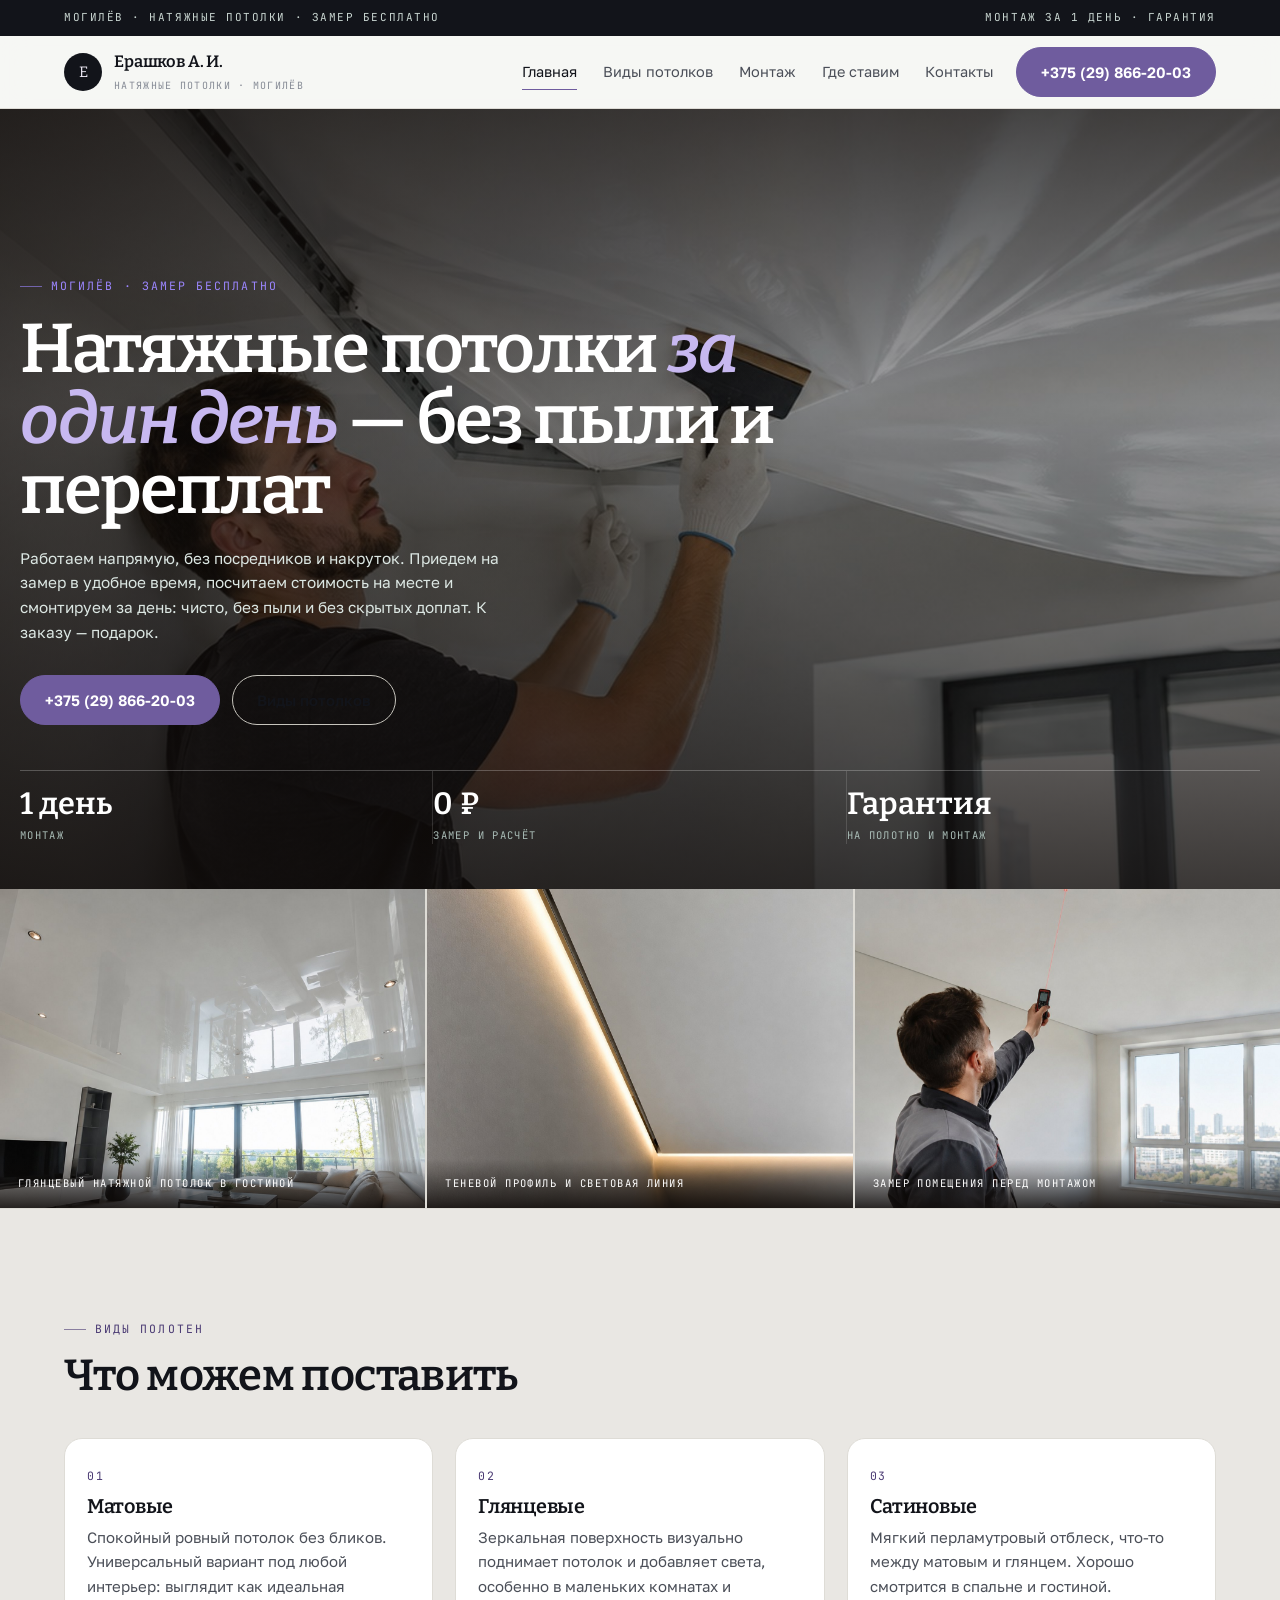
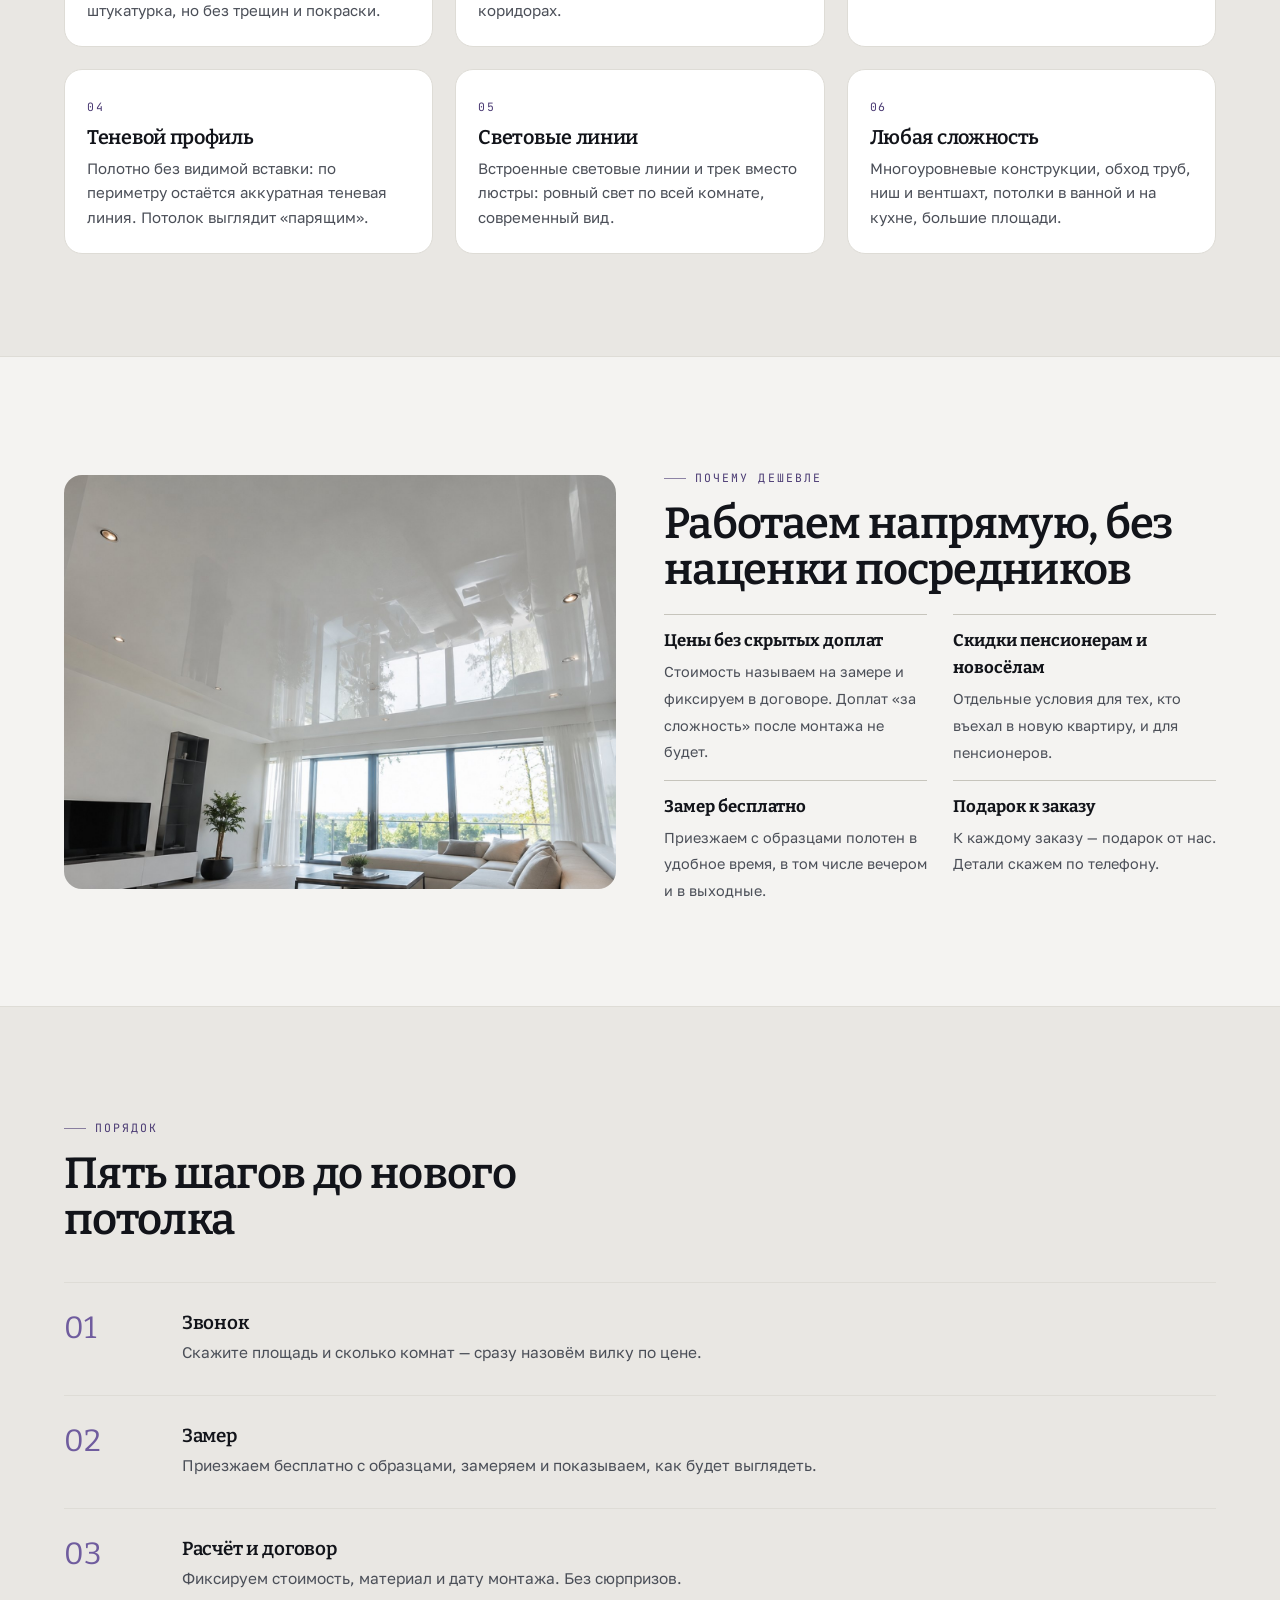
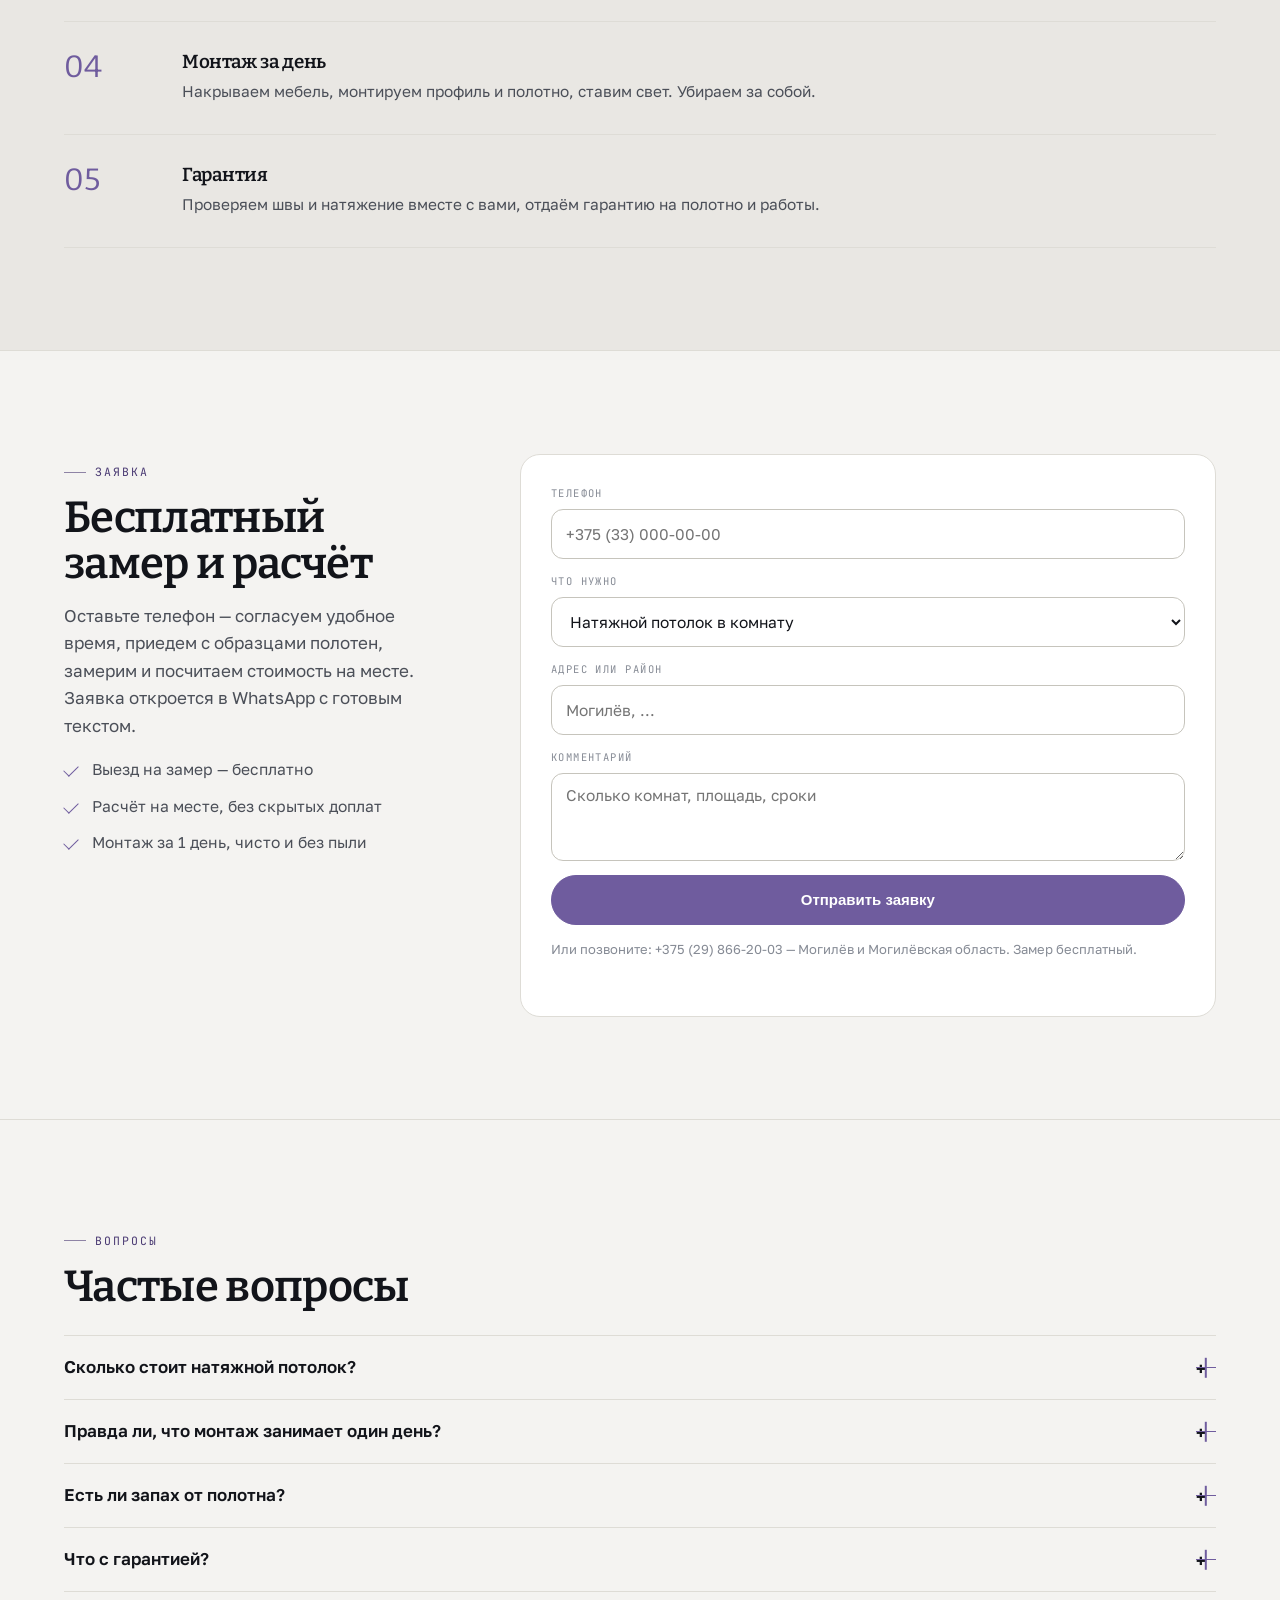
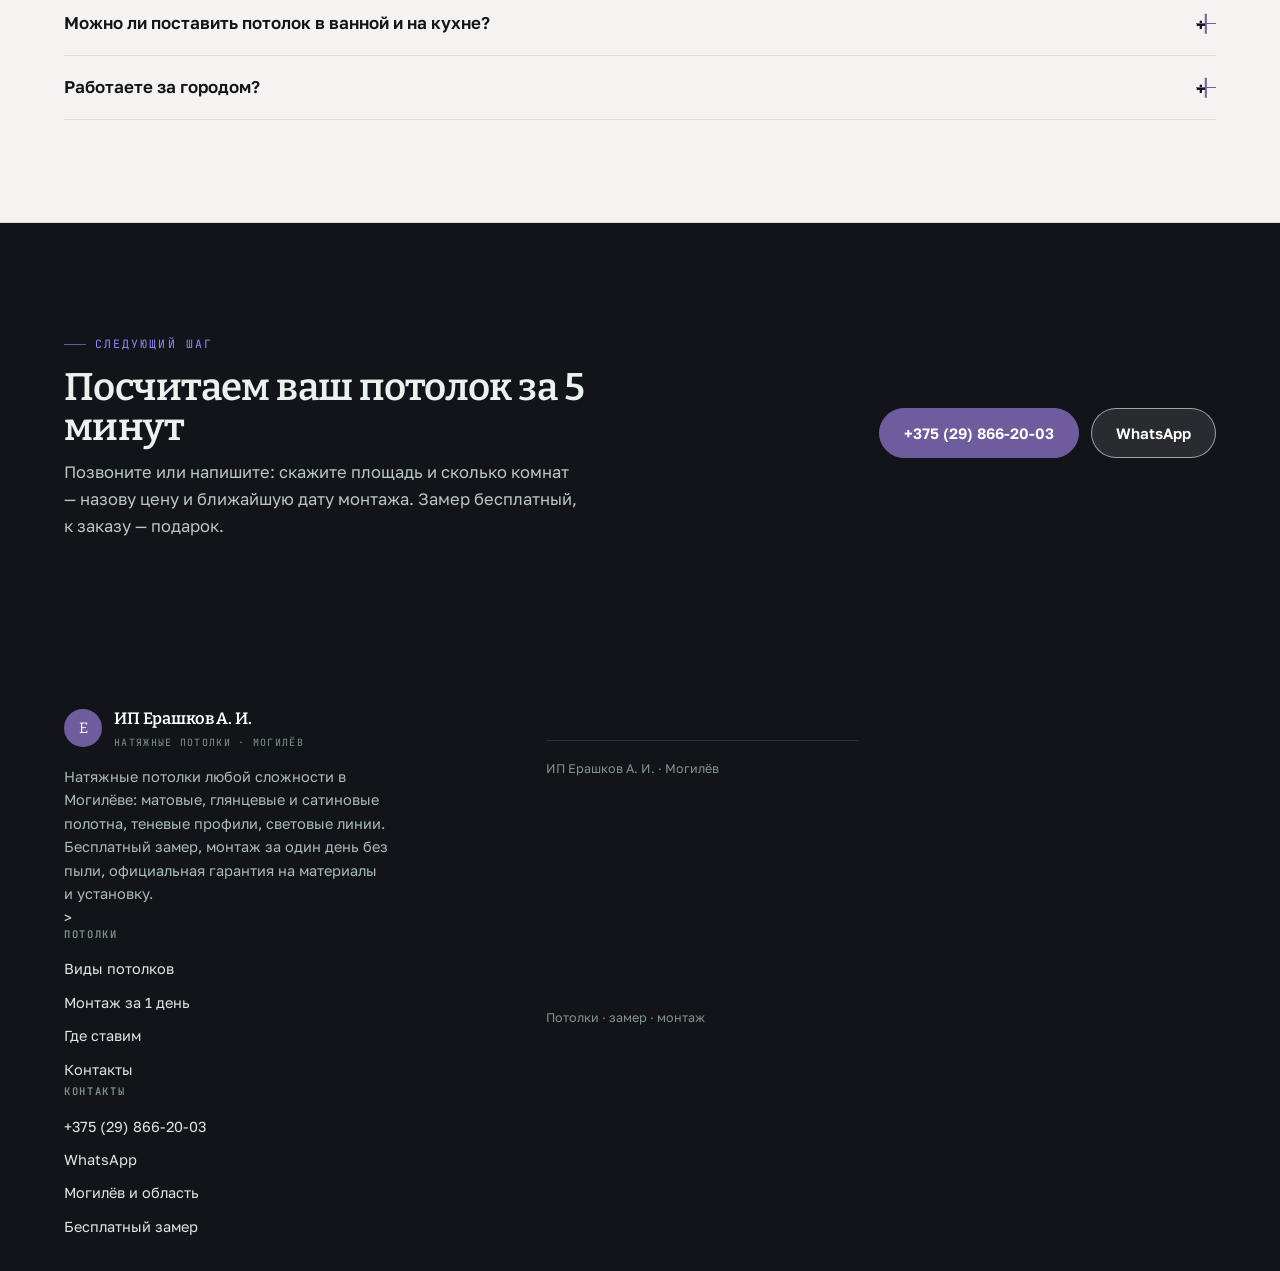
<file: index.html>
<!doctype html>
<html lang="ru">
<head>
<meta charset="utf-8">
<meta name="viewport" content="width=device-width,initial-scale=1">
<title>Натяжные потолки в Могилёве — монтаж за 1 день | ИП Ерашков</title>
<meta name="description" content="Натяжные потолки любой сложности в Могилёве: матовые, глянцевые, сатиновые полотна, теневые профили, световые линии. Бесплатный замер, монтаж за один день, гарантия, подарок к заказу.">
<link rel="icon" href="assets/img/favicon.svg" type="image/svg+xml">
<link rel="preconnect" href="https://fonts.googleapis.com">
<link rel="preconnect" href="https://fonts.gstatic.com" crossorigin>
<link href="https://fonts.googleapis.com/css2?family=Bitter:wght@400;500;600;700&family=Golos+Text:wght@400;500;600;700&family=JetBrains+Mono:wght@400;500&display=swap" rel="stylesheet">
<link rel="stylesheet" href="assets/css/site.css">
</head>
<body>
<div class="topline"><div class="wrap"><span>Могилёв · натяжные потолки · замер бесплатно</span><span>Монтаж за 1 день · гарантия</span></div></div>
<header class="hdr"><div class="wrap hdr__in">
  <a class="logo" href="index.html"><i>Е</i><span><b>Ерашков А. И.</b><span>натяжные потолки · Могилёв</span></span></a>
  <nav class="nav"><a href="index.html" aria-current="page">Главная</a><a href="vidy.html">Виды потолков</a><a href="montazh.html">Монтаж</a><a href="pomeshcheniya.html">Где ставим</a><a href="kontakty.html">Контакты</a></nav>
  <a class="btn" href="tel:+375298662003">+375 (29) 866-20-03</a>
  <button class="burger" id="burger" aria-label="Меню"><span></span></button>
</div></header>
<div class="drawer" id="drawer"><button class="drawer__x" aria-label="Закрыть">×</button><a href="index.html">Главная</a><a href="vidy.html">Виды потолков</a><a href="montazh.html">Монтаж</a><a href="pomeshcheniya.html">Где ставим</a><a href="kontakty.html">Контакты</a><a href="tel:+375298662003">+375 (29) 866-20-03</a></div>

<section class="hero">
<div class="hero__media"><img src="assets/img/hero.jpg" alt="Монтаж натяжного потолка в квартире" width="1600" height="1000" fetchpriority="high"></div>
<div class="wrap hero__in">
<span class="kicker">Могилёв · замер бесплатно</span>
<h1>Натяжные потолки <em>за один день</em> — без пыли и переплат</h1>
<p class="hero__lead">Работаем напрямую, без посредников и накруток. Приедем на замер в удобное время, посчитаем стоимость на месте и смонтируем за день: чисто, без пыли и без скрытых доплат. К заказу — подарок.</p>
<div class="hero__btns"><a class="btn" href="tel:+375298662003">+375 (29) 866-20-03</a><a class="btn btn--line" href="vidy.html">Виды потолков</a></div>
<div class="hero__stats">
<div><b>1 день</b><span>монтаж</span></div>
<div><b>0 ₽</b><span>замер и расчёт</span></div>
<div><b>Гарантия</b><span>на полотно и монтаж</span></div>
</div>
</div>
</section>
<div class="band"><figure><img src="assets/img/gloss.jpg" alt="Глянцевый натяжной потолок в гостиной"><figcaption>Глянцевый натяжной потолок в гостиной</figcaption></figure><figure><img src="assets/img/line.jpg" alt="Теневой профиль и световая линия"><figcaption>Теневой профиль и световая линия</figcaption></figure><figure><img src="assets/img/zamer.jpg" alt="Замер помещения перед монтажом"><figcaption>Замер помещения перед монтажом</figcaption></figure></div>
<section class="sec sec--alt"><div class="wrap"><div class="shead"><span class="kicker">виды полотен</span><h2>Что можем поставить</h2></div>
<div class="cards"><div class="card"><div class="card__b"><span class="mono">01</span><h3>Матовые</h3><p>Спокойный ровный потолок без бликов. Универсальный вариант под любой интерьер: выглядит как идеальная штукатурка, но без трещин и покраски.</p></div></div><div class="card"><div class="card__b"><span class="mono">02</span><h3>Глянцевые</h3><p>Зеркальная поверхность визуально поднимает потолок и добавляет света, особенно в маленьких комнатах и коридорах.</p></div></div><div class="card"><div class="card__b"><span class="mono">03</span><h3>Сатиновые</h3><p>Мягкий перламутровый отблеск, что-то между матовым и глянцем. Хорошо смотрится в спальне и гостиной.</p></div></div><div class="card"><div class="card__b"><span class="mono">04</span><h3>Теневой профиль</h3><p>Полотно без видимой вставки: по периметру остаётся аккуратная теневая линия. Потолок выглядит «парящим».</p></div></div><div class="card"><div class="card__b"><span class="mono">05</span><h3>Световые линии</h3><p>Встроенные световые линии и трек вместо люстры: ровный свет по всей комнате, современный вид.</p></div></div><div class="card"><div class="card__b"><span class="mono">06</span><h3>Любая сложность</h3><p>Многоуровневые конструкции, обход труб, ниш и вентшахт, потолки в ванной и на кухне, большие площади.</p></div></div></div></div></section>
<section class="sec"><div class="wrap"><div class="two">
<div><img src="assets/img/gloss.jpg" alt="Натяжной потолок в интерьере"></div>
<div><div class="shead"><span class="kicker">почему дешевле</span><h2>Работаем напрямую, без наценки посредников</h2></div>
<div class="checks">
<div><b>Цены без скрытых доплат</b><span>Стоимость называем на замере и фиксируем в договоре. Доплат «за сложность» после монтажа не будет.</span></div>
<div><b>Скидки пенсионерам и новосёлам</b><span>Отдельные условия для тех, кто въехал в новую квартиру, и для пенсионеров.</span></div>
<div><b>Замер бесплатно</b><span>Приезжаем с образцами полотен в удобное время, в том числе вечером и в выходные.</span></div>
<div><b>Подарок к заказу</b><span>К каждому заказу — подарок от нас. Детали скажем по телефону.</span></div>
</div></div>
</div></div></section>
<section class="sec sec--alt"><div class="wrap"><div class="shead"><span class="kicker">порядок</span><h2>Пять шагов до нового потолка</h2></div>
<div class="steps">
<div class="step"><span class="step__n">01</span><div><h3>Звонок</h3><p>Скажите площадь и сколько комнат — сразу назовём вилку по цене.</p></div></div>
<div class="step"><span class="step__n">02</span><div><h3>Замер</h3><p>Приезжаем бесплатно с образцами, замеряем и показываем, как будет выглядеть.</p></div></div>
<div class="step"><span class="step__n">03</span><div><h3>Расчёт и договор</h3><p>Фиксируем стоимость, материал и дату монтажа. Без сюрпризов.</p></div></div>
<div class="step"><span class="step__n">04</span><div><h3>Монтаж за день</h3><p>Накрываем мебель, монтируем профиль и полотно, ставим свет. Убираем за собой.</p></div></div>
<div class="step"><span class="step__n">05</span><div><h3>Гарантия</h3><p>Проверяем швы и натяжение вместе с вами, отдаём гарантию на полотно и работы.</p></div></div>
</div></div></section>
<section class="sec" id="zayavka"><div class="wrap"><div class="row2">
<div class="side"><div class="shead"><span class="kicker">Заявка</span><h2>Бесплатный замер и расчёт</h2><p>Оставьте телефон — согласуем удобное время, приедем с образцами полотен, замерим и посчитаем стоимость на месте. Заявка откроется в WhatsApp с готовым текстом.</p></div><ul class="list"><li>Выезд на замер — бесплатно</li><li>Расчёт на месте, без скрытых доплат</li><li>Монтаж за 1 день, чисто и без пыли</li></ul></div>
<form class="form" data-form novalidate>
<div class="fld"><label for="f-phone">Телефон</label><input id="f-phone" type="tel" placeholder="+375 (33) 000-00-00" autocomplete="tel" required></div>
<div class="fld"><label for="f-what">Что нужно</label><select id="f-what"><option>Натяжной потолок в комнату</option><option>Потолок на всю квартиру</option><option>Кухня или ванная</option><option>Глянцевое полотно</option><option>Матовое полотно</option><option>Сатиновое полотно</option><option>Теневой профиль</option><option>Световые линии</option><option>Многоуровневый потолок</option><option>Ремонт или замена полотна</option><option>Нужна консультация</option></select></div>
<div class="fld"><label for="f-where">Адрес или район</label><input id="f-where" type="text" placeholder="Могилёв, ..."></div>
<div class="fld"><label for="f-msg">Комментарий</label><textarea id="f-msg" placeholder="Сколько комнат, площадь, сроки"></textarea></div>
<button class="btn" type="submit">Отправить заявку</button>
<p class="form__note">Или позвоните: <a href="tel:+375298662003">+375 (29) 866-20-03</a> — Могилёв и Могилёвская область. Замер бесплатный.</p>
<div class="formout" role="status"></div>
</form>
</div></div></section>
<section class="sec"><div class="wrap"><div class="shead"><span class="kicker">вопросы</span><h2>Частые вопросы</h2></div>
<div class="faq">
<div class="faq__i"><button class="faq__q">Сколько стоит натяжной потолок?<span class="faq__x">+</span></button><div class="faq__a"><p>Зависит от площади, полотна и профиля. Точную стоимость называем на бесплатном замере и фиксируем в договоре — после монтажа цена не меняется.</p></div></div>
<div class="faq__i"><button class="faq__q">Правда ли, что монтаж занимает один день?<span class="faq__x">+</span></button><div class="faq__a"><p>Да. Одна комната — обычно 2–4 часа, квартира целиком — в течение дня. Мебель накрываем, пыли от монтажа нет.</p></div></div>
<div class="faq__i"><button class="faq__q">Есть ли запах от полотна?<span class="faq__x">+</span></button><div class="faq__a"><p>Используем качественные полотна без резкого запаха. Проветрить комнату стоит пару часов после монтажа.</p></div></div>
<div class="faq__i"><button class="faq__q">Что с гарантией?<span class="faq__x">+</span></button><div class="faq__a"><p>Даём официальную гарантию на материалы и на установку. Если что-то пойдёт не так — приедем и исправим.</p></div></div>
<div class="faq__i"><button class="faq__q">Можно ли поставить потолок в ванной и на кухне?<span class="faq__x">+</span></button><div class="faq__a"><p>Да, для влажных помещений подбираем подходящее полотно и профиль, аккуратно обходим трубы и вентиляцию.</p></div></div>
<div class="faq__i"><button class="faq__q">Работаете за городом?<span class="faq__x">+</span></button><div class="faq__a"><p>Работаем по Могилёву и Могилёвской области. Условия выезда уточняйте по телефону.</p></div></div>
</div></div></section>
<section class="sec sec--ink"><div class="wrap"><div class="cta">
<div><div class="shead"><span class="kicker">следующий шаг</span><h2>Посчитаем ваш потолок за 5 минут</h2></div><p>Позвоните или напишите: скажите площадь и сколько комнат — назову цену и ближайшую дату монтажа. Замер бесплатный, к заказу — подарок.</p></div>
<div class="cta__act"><a class="btn" href="tel:+375298662003">+375 (29) 866-20-03</a><a class="btn btn--w" href="https://wa.me/375298662003" target="_blank" rel="noopener">WhatsApp</a></div>
</div></div></section>

<footer class="foot"><div class="wrap"><div class="foot__in">
<div><div class="logo" style="margin:0 0 14px"><i style="background:#6F5C9E;color:#fff">Е</i><span><b style="color:#fff">ИП Ерашков А. И.</b><span style="color:#7E948C">натяжные потолки · Могилёв</span></span></div>
<p style="color:#A9BCB6;max-width:36ch">Натяжные потолки любой сложности в Могилёве: матовые, глянцевые и сатиновые полотна, теневые профили, световые линии. Бесплатный замер, монтаж за один день без пыли, официальная гарантия на материалы и установку.</p>>
<div><h4>Потолки</h4><a href="vidy.html">Виды потолков</a><a href="montazh.html">Монтаж за 1 день</a><a href="pomeshcheniya.html">Где ставим</a><a href="kontakty.html">Контакты</a></div>
<div><h4>Контакты</h4><a href="tel:+375298662003">+375 (29) 866-20-03</a><a href="https://wa.me/375298662003" target="_blank" rel="noopener">WhatsApp</a><a href="kontakty.html">Могилёв и область</a><a href="kontakty.html">Бесплатный замер</a></div>
</div><div class="foot__low"><span>ИП Ерашков А. И. · Могилёв</span><span>Потолки · замер · монтаж</span></div></div></footer>
<div class="fbar"><a href="tel:+375298662003">Позвонить</a><a href="https://wa.me/375298662003" target="_blank" rel="noopener">WhatsApp</a></div>
<script src="assets/js/main.js" defer></script>
</body>
</html>
</file>
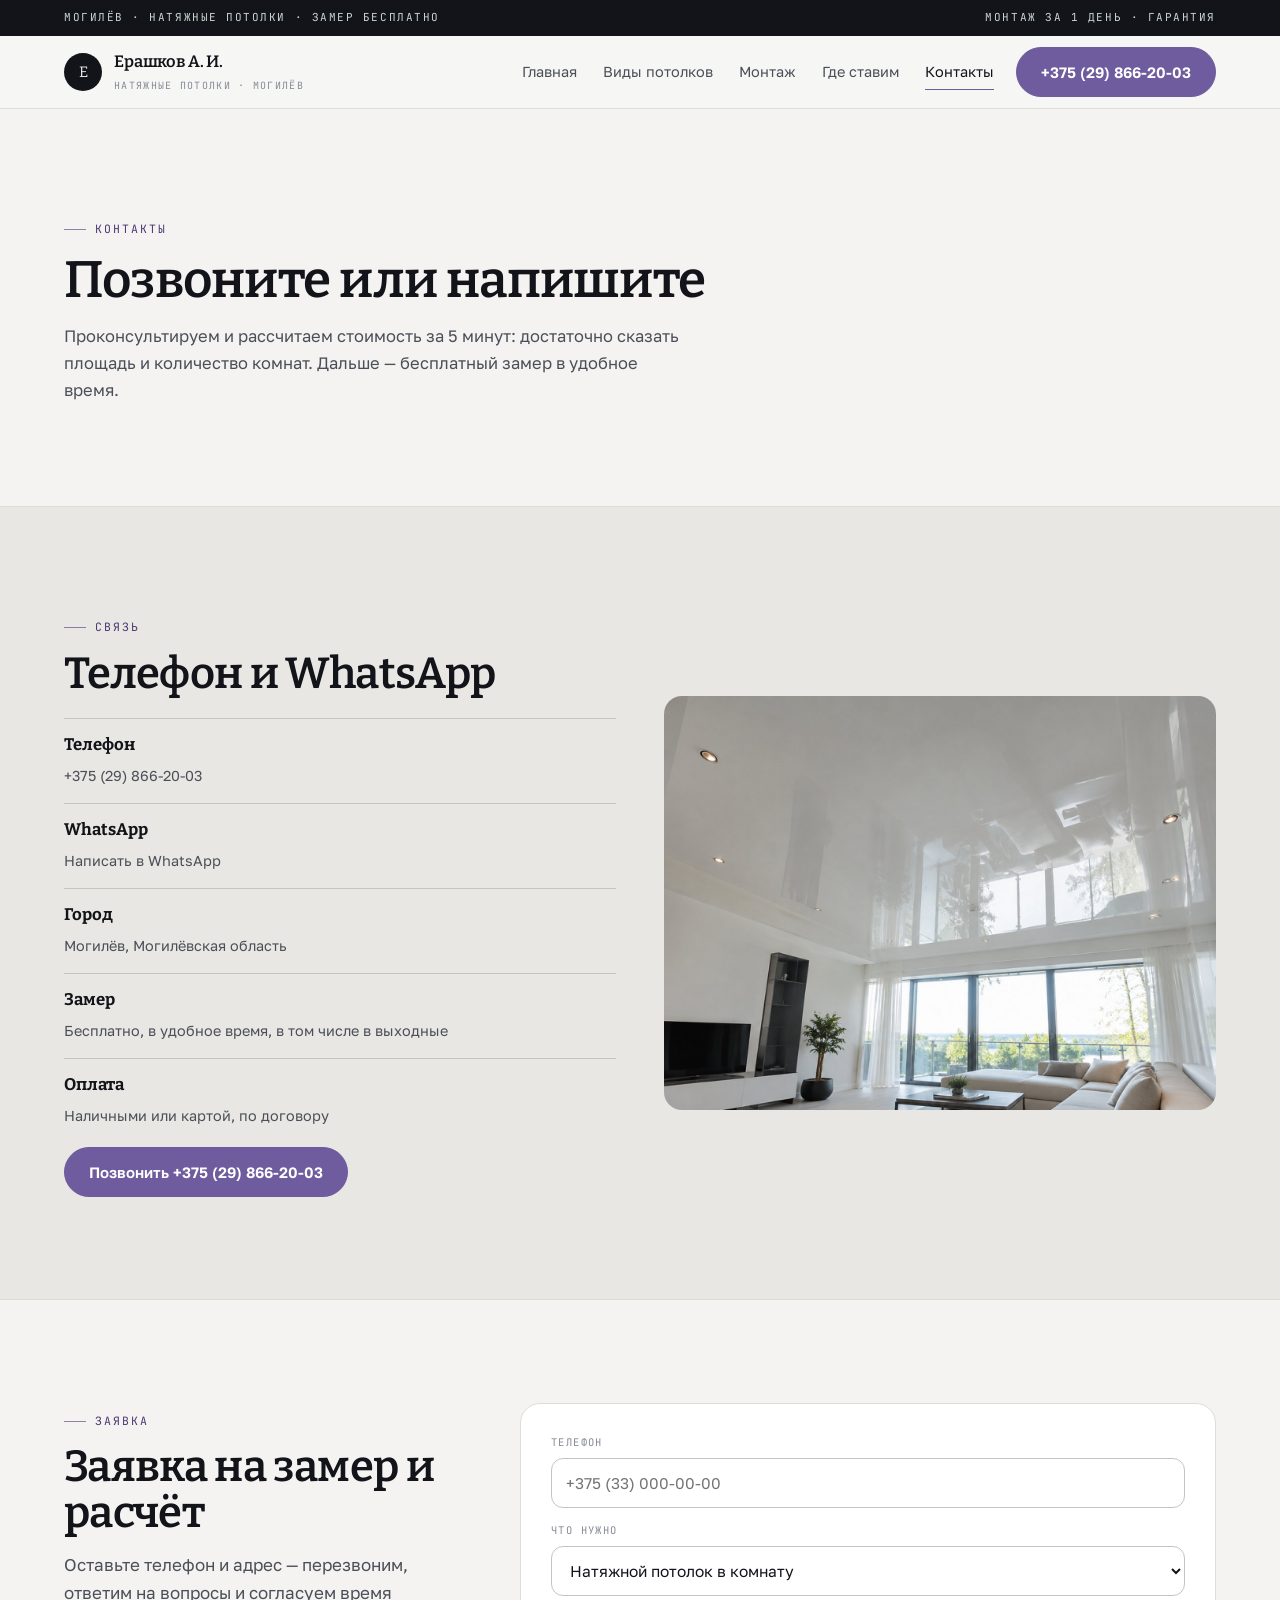
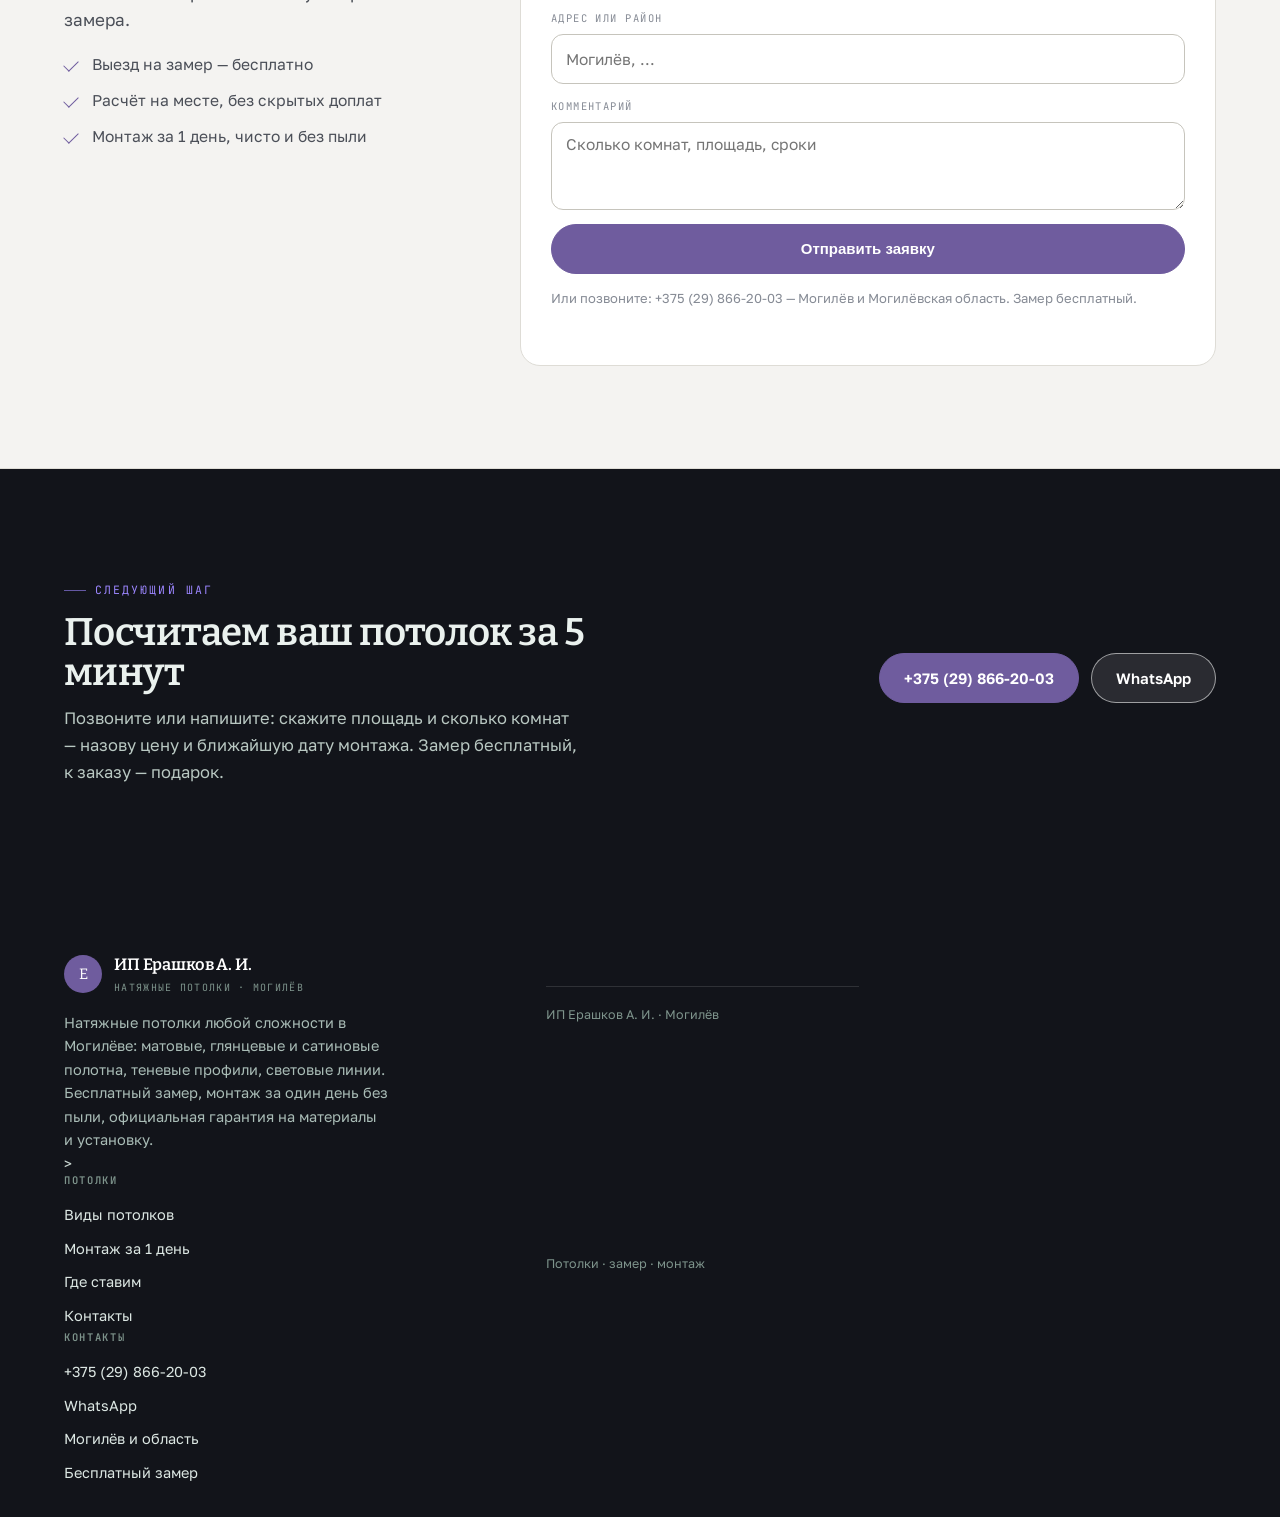
<file: kontakty.html>
<!doctype html>
<html lang="ru">
<head>
<meta charset="utf-8">
<meta name="viewport" content="width=device-width,initial-scale=1">
<title>Контакты — натяжные потолки в Могилёве | ИП Ерашков А. И.</title>
<meta name="description" content="Телефон +375 (29) 866-20-03, WhatsApp. Натяжные потолки в Могилёве и области: бесплатный замер, расчёт за 5 минут, монтаж за один день.">
<link rel="icon" href="assets/img/favicon.svg" type="image/svg+xml">
<link rel="preconnect" href="https://fonts.googleapis.com">
<link rel="preconnect" href="https://fonts.gstatic.com" crossorigin>
<link href="https://fonts.googleapis.com/css2?family=Bitter:wght@400;500;600;700&family=Golos+Text:wght@400;500;600;700&family=JetBrains+Mono:wght@400;500&display=swap" rel="stylesheet">
<link rel="stylesheet" href="assets/css/site.css">
</head>
<body>
<div class="topline"><div class="wrap"><span>Могилёв · натяжные потолки · замер бесплатно</span><span>Монтаж за 1 день · гарантия</span></div></div>
<header class="hdr"><div class="wrap hdr__in">
  <a class="logo" href="index.html"><i>Е</i><span><b>Ерашков А. И.</b><span>натяжные потолки · Могилёв</span></span></a>
  <nav class="nav"><a href="index.html">Главная</a><a href="vidy.html">Виды потолков</a><a href="montazh.html">Монтаж</a><a href="pomeshcheniya.html">Где ставим</a><a href="kontakty.html" aria-current="page">Контакты</a></nav>
  <a class="btn" href="tel:+375298662003">+375 (29) 866-20-03</a>
  <button class="burger" id="burger" aria-label="Меню"><span></span></button>
</div></header>
<div class="drawer" id="drawer"><button class="drawer__x" aria-label="Закрыть">×</button><a href="index.html">Главная</a><a href="vidy.html">Виды потолков</a><a href="montazh.html">Монтаж</a><a href="pomeshcheniya.html">Где ставим</a><a href="kontakty.html">Контакты</a><a href="tel:+375298662003">+375 (29) 866-20-03</a></div>

<section class="sec"><div class="wrap"><span class="kicker">контакты</span><h1 style="margin:14px 0 0;font-size:clamp(2rem,4.4vw,3.2rem)">Позвоните или напишите</h1>
<p style="margin-top:16px;max-width:62ch;color:var(--body)">Проконсультируем и рассчитаем стоимость за 5 минут: достаточно сказать площадь и количество комнат. Дальше — бесплатный замер в удобное время.</p></div></section>
<section class="sec sec--alt"><div class="wrap"><div class="two">
<div><div class="shead"><span class="kicker">связь</span><h2>Телефон и WhatsApp</h2></div>
<div class="checks" style="grid-template-columns:1fr">
<div><b>Телефон</b><span><a href="tel:+375298662003">+375 (29) 866-20-03</a></span></div>
<div><b>WhatsApp</b><span><a href="https://wa.me/375298662003" target="_blank" rel="noopener">Написать в WhatsApp</a></span></div>
<div><b>Город</b><span>Могилёв, Могилёвская область</span></div>
<div><b>Замер</b><span>Бесплатно, в удобное время, в том числе в выходные</span></div>
<div><b>Оплата</b><span>Наличными или картой, по договору</span></div>
</div>
<div style="margin-top:18px"><a class="btn" href="tel:+375298662003">Позвонить +375 (29) 866-20-03</a></div>
</div>
<div><img src="assets/img/gloss.jpg" alt="Натяжной потолок в интерьере"></div>
</div></div></section>
<section class="sec" id="zayavka"><div class="wrap"><div class="row2">
<div class="side"><div class="shead"><span class="kicker">заявка</span><h2>Заявка на замер и расчёт</h2><p>Оставьте телефон и адрес — перезвоним, ответим на вопросы и согласуем время замера.</p></div><ul class="list"><li>Выезд на замер — бесплатно</li><li>Расчёт на месте, без скрытых доплат</li><li>Монтаж за 1 день, чисто и без пыли</li></ul></div>
<form class="form" data-form novalidate>
<div class="fld"><label for="f-phone">Телефон</label><input id="f-phone" type="tel" placeholder="+375 (33) 000-00-00" autocomplete="tel" required></div>
<div class="fld"><label for="f-what">Что нужно</label><select id="f-what"><option>Натяжной потолок в комнату</option><option>Потолок на всю квартиру</option><option>Кухня или ванная</option><option>Глянцевое полотно</option><option>Матовое полотно</option><option>Сатиновое полотно</option><option>Теневой профиль</option><option>Световые линии</option><option>Многоуровневый потолок</option><option>Ремонт или замена полотна</option><option>Нужна консультация</option></select></div>
<div class="fld"><label for="f-where">Адрес или район</label><input id="f-where" type="text" placeholder="Могилёв, ..."></div>
<div class="fld"><label for="f-msg">Комментарий</label><textarea id="f-msg" placeholder="Сколько комнат, площадь, сроки"></textarea></div>
<button class="btn" type="submit">Отправить заявку</button>
<p class="form__note">Или позвоните: <a href="tel:+375298662003">+375 (29) 866-20-03</a> — Могилёв и Могилёвская область. Замер бесплатный.</p>
<div class="formout" role="status"></div>
</form>
</div></div></section>
<section class="sec sec--ink"><div class="wrap"><div class="cta">
<div><div class="shead"><span class="kicker">следующий шаг</span><h2>Посчитаем ваш потолок за 5 минут</h2></div><p>Позвоните или напишите: скажите площадь и сколько комнат — назову цену и ближайшую дату монтажа. Замер бесплатный, к заказу — подарок.</p></div>
<div class="cta__act"><a class="btn" href="tel:+375298662003">+375 (29) 866-20-03</a><a class="btn btn--w" href="https://wa.me/375298662003" target="_blank" rel="noopener">WhatsApp</a></div>
</div></div></section>

<footer class="foot"><div class="wrap"><div class="foot__in">
<div><div class="logo" style="margin:0 0 14px"><i style="background:#6F5C9E;color:#fff">Е</i><span><b style="color:#fff">ИП Ерашков А. И.</b><span style="color:#7E948C">натяжные потолки · Могилёв</span></span></div>
<p style="color:#A9BCB6;max-width:36ch">Натяжные потолки любой сложности в Могилёве: матовые, глянцевые и сатиновые полотна, теневые профили, световые линии. Бесплатный замер, монтаж за один день без пыли, официальная гарантия на материалы и установку.</p>>
<div><h4>Потолки</h4><a href="vidy.html">Виды потолков</a><a href="montazh.html">Монтаж за 1 день</a><a href="pomeshcheniya.html">Где ставим</a><a href="kontakty.html">Контакты</a></div>
<div><h4>Контакты</h4><a href="tel:+375298662003">+375 (29) 866-20-03</a><a href="https://wa.me/375298662003" target="_blank" rel="noopener">WhatsApp</a><a href="kontakty.html">Могилёв и область</a><a href="kontakty.html">Бесплатный замер</a></div>
</div><div class="foot__low"><span>ИП Ерашков А. И. · Могилёв</span><span>Потолки · замер · монтаж</span></div></div></footer>
<div class="fbar"><a href="tel:+375298662003">Позвонить</a><a href="https://wa.me/375298662003" target="_blank" rel="noopener">WhatsApp</a></div>
<script src="assets/js/main.js" defer></script>
</body>
</html>
</file>
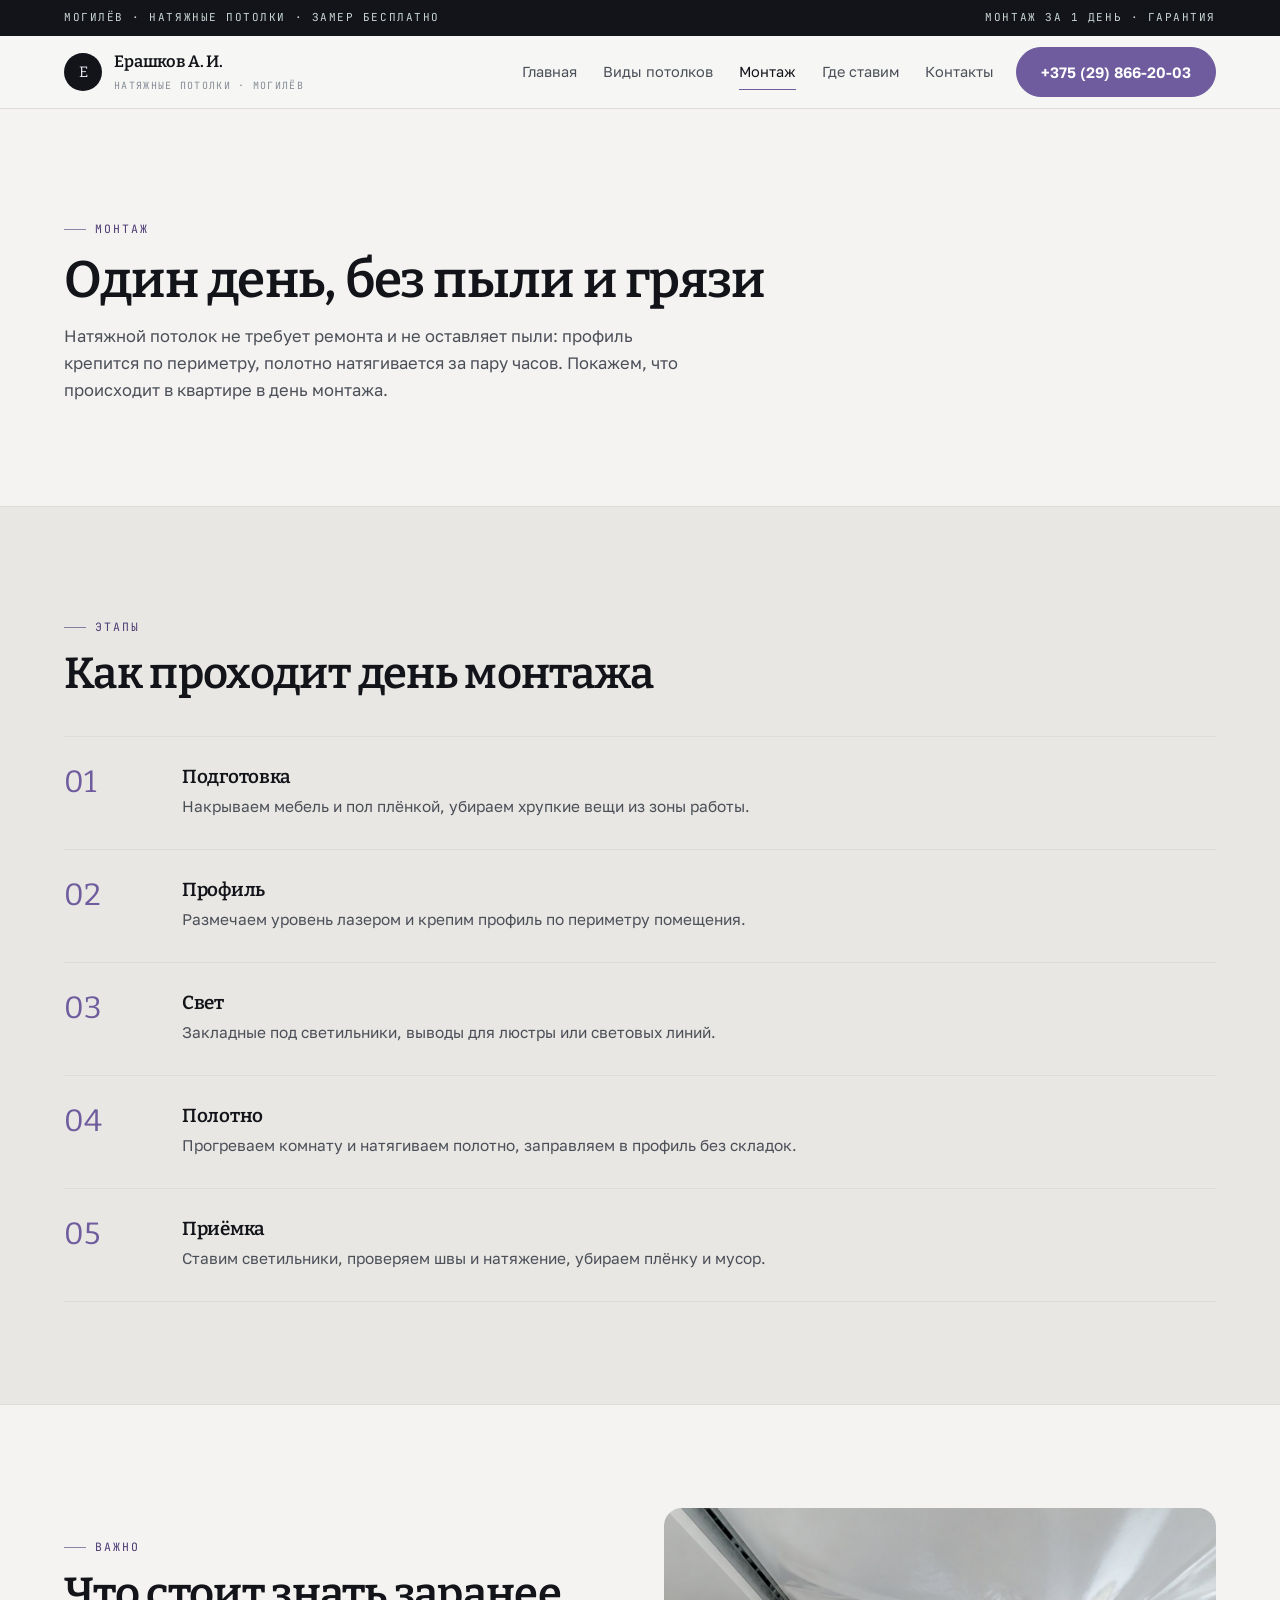
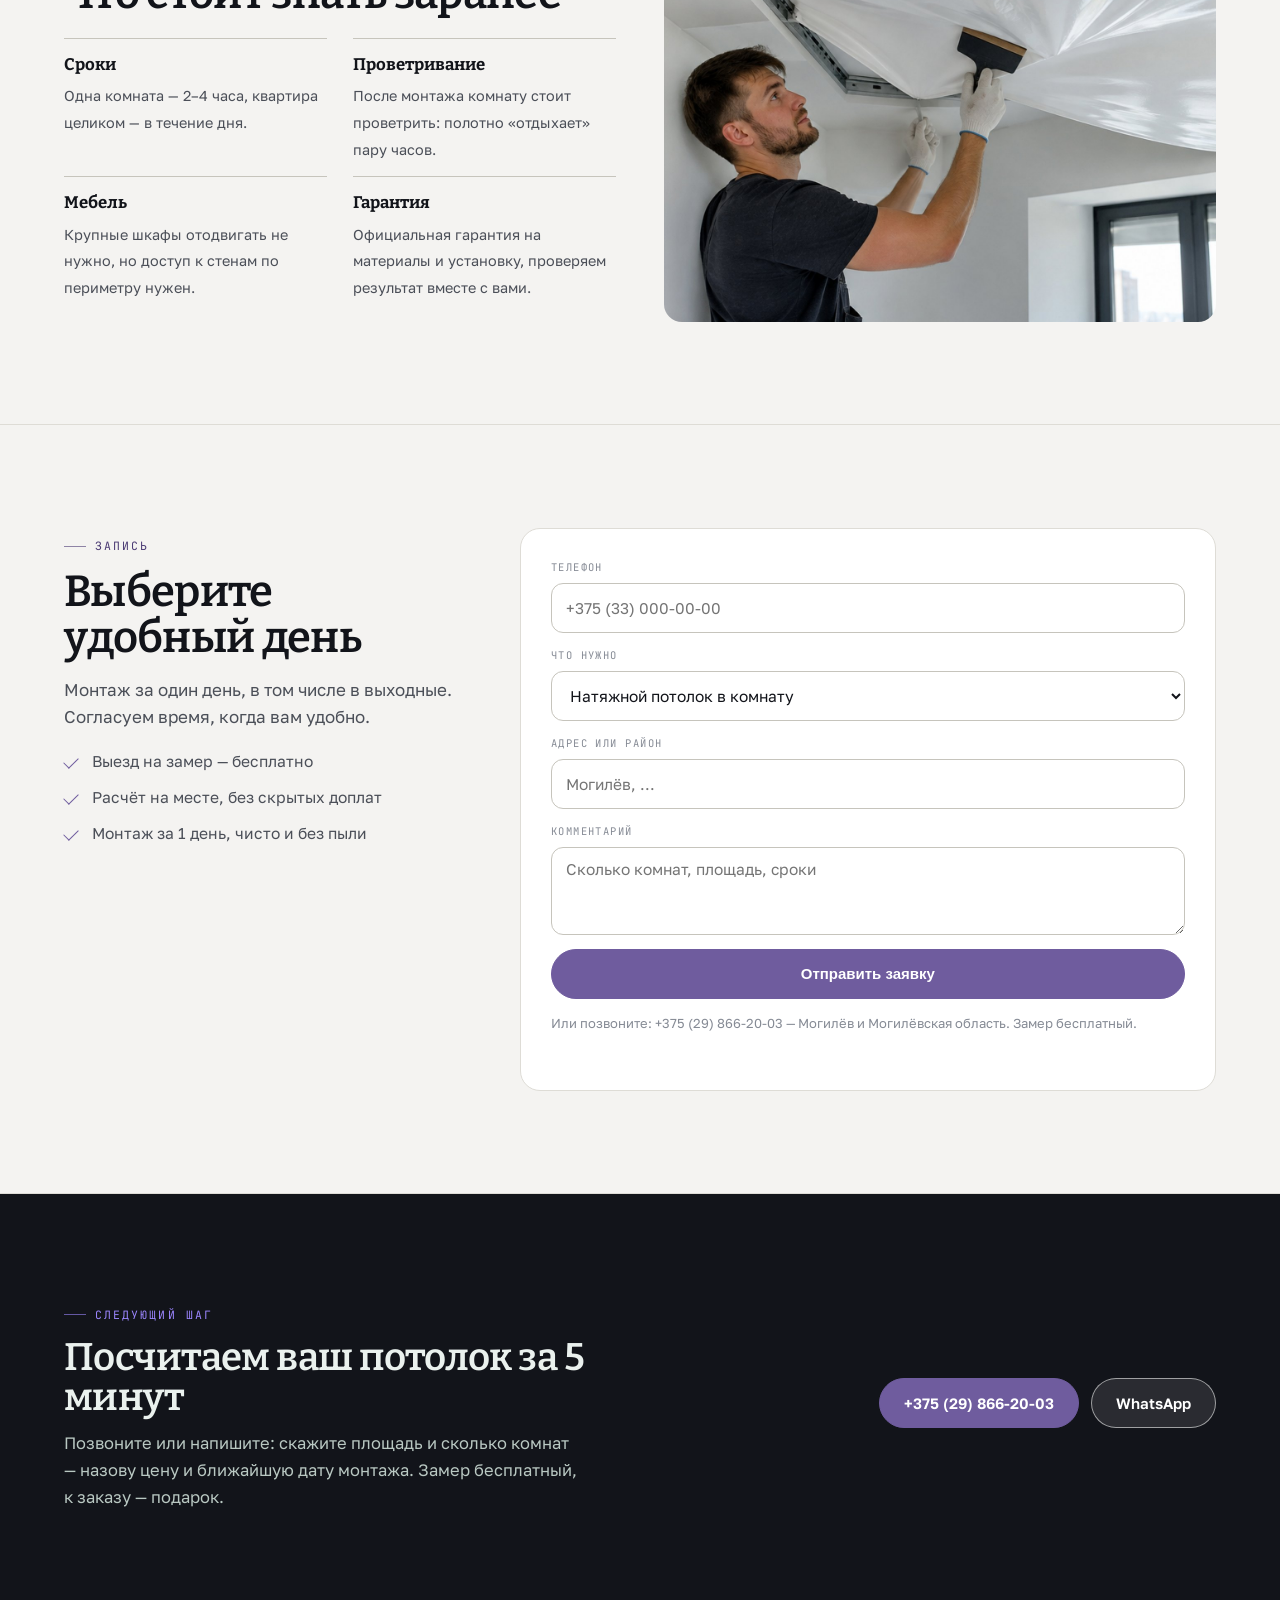
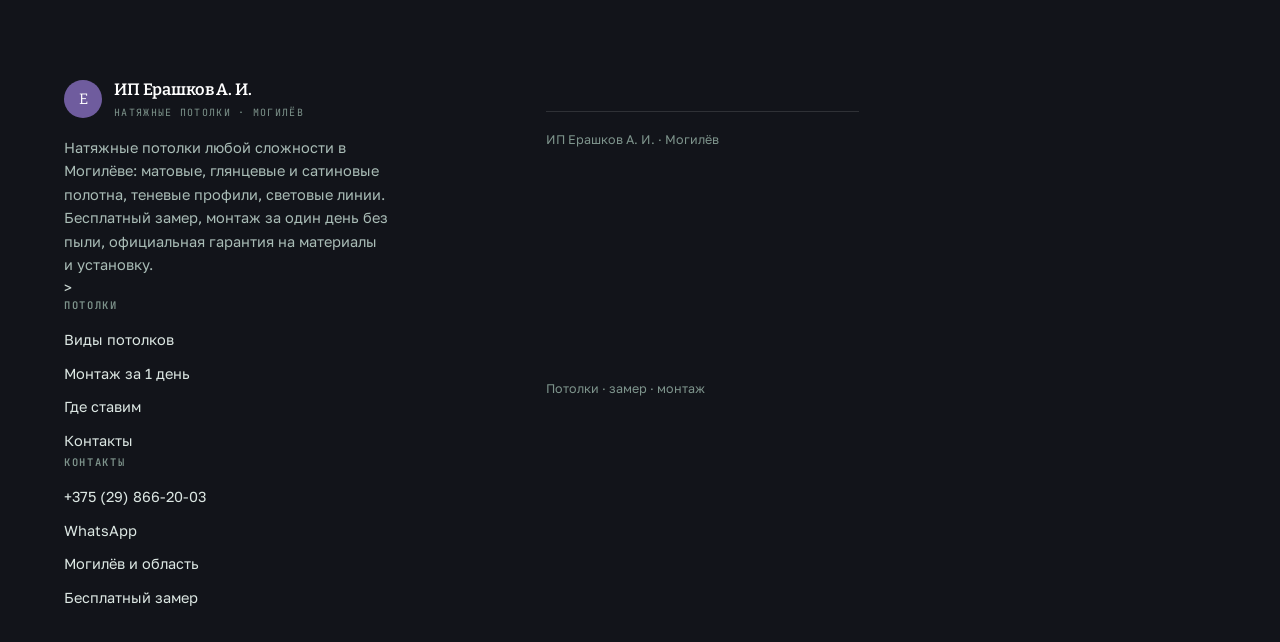
<file: montazh.html>
<!doctype html>
<html lang="ru">
<head>
<meta charset="utf-8">
<meta name="viewport" content="width=device-width,initial-scale=1">
<title>Монтаж натяжного потолка за один день — без пыли | Могилёв</title>
<meta name="description" content="Как проходит монтаж натяжного потолка: подготовка, профиль, свет, полотно, приёмка. Одна комната 2–4 часа, квартира за день. Гарантия на работы.">
<link rel="icon" href="assets/img/favicon.svg" type="image/svg+xml">
<link rel="preconnect" href="https://fonts.googleapis.com">
<link rel="preconnect" href="https://fonts.gstatic.com" crossorigin>
<link href="https://fonts.googleapis.com/css2?family=Bitter:wght@400;500;600;700&family=Golos+Text:wght@400;500;600;700&family=JetBrains+Mono:wght@400;500&display=swap" rel="stylesheet">
<link rel="stylesheet" href="assets/css/site.css">
</head>
<body>
<div class="topline"><div class="wrap"><span>Могилёв · натяжные потолки · замер бесплатно</span><span>Монтаж за 1 день · гарантия</span></div></div>
<header class="hdr"><div class="wrap hdr__in">
  <a class="logo" href="index.html"><i>Е</i><span><b>Ерашков А. И.</b><span>натяжные потолки · Могилёв</span></span></a>
  <nav class="nav"><a href="index.html">Главная</a><a href="vidy.html">Виды потолков</a><a href="montazh.html" aria-current="page">Монтаж</a><a href="pomeshcheniya.html">Где ставим</a><a href="kontakty.html">Контакты</a></nav>
  <a class="btn" href="tel:+375298662003">+375 (29) 866-20-03</a>
  <button class="burger" id="burger" aria-label="Меню"><span></span></button>
</div></header>
<div class="drawer" id="drawer"><button class="drawer__x" aria-label="Закрыть">×</button><a href="index.html">Главная</a><a href="vidy.html">Виды потолков</a><a href="montazh.html">Монтаж</a><a href="pomeshcheniya.html">Где ставим</a><a href="kontakty.html">Контакты</a><a href="tel:+375298662003">+375 (29) 866-20-03</a></div>

<section class="sec"><div class="wrap"><span class="kicker">монтаж</span><h1 style="margin:14px 0 0;font-size:clamp(2rem,4.4vw,3.2rem)">Один день, без пыли и грязи</h1>
<p style="margin-top:16px;max-width:62ch;color:var(--body)">Натяжной потолок не требует ремонта и не оставляет пыли: профиль крепится по периметру, полотно натягивается за пару часов. Покажем, что происходит в квартире в день монтажа.</p></div></section>
<section class="sec sec--alt"><div class="wrap"><div class="shead"><span class="kicker">этапы</span><h2>Как проходит день монтажа</h2></div>
<div class="steps">
<div class="step"><span class="step__n">01</span><div><h3>Подготовка</h3><p>Накрываем мебель и пол плёнкой, убираем хрупкие вещи из зоны работы.</p></div></div>
<div class="step"><span class="step__n">02</span><div><h3>Профиль</h3><p>Размечаем уровень лазером и крепим профиль по периметру помещения.</p></div></div>
<div class="step"><span class="step__n">03</span><div><h3>Свет</h3><p>Закладные под светильники, выводы для люстры или световых линий.</p></div></div>
<div class="step"><span class="step__n">04</span><div><h3>Полотно</h3><p>Прогреваем комнату и натягиваем полотно, заправляем в профиль без складок.</p></div></div>
<div class="step"><span class="step__n">05</span><div><h3>Приёмка</h3><p>Ставим светильники, проверяем швы и натяжение, убираем плёнку и мусор.</p></div></div>
</div></div></section>
<section class="sec"><div class="wrap"><div class="two">
<div><div class="shead"><span class="kicker">важно</span><h2>Что стоит знать заранее</h2></div>
<div class="checks">
<div><b>Сроки</b><span>Одна комната — 2–4 часа, квартира целиком — в течение дня.</span></div>
<div><b>Проветривание</b><span>После монтажа комнату стоит проветрить: полотно «отдыхает» пару часов.</span></div>
<div><b>Мебель</b><span>Крупные шкафы отодвигать не нужно, но доступ к стенам по периметру нужен.</span></div>
<div><b>Гарантия</b><span>Официальная гарантия на материалы и установку, проверяем результат вместе с вами.</span></div>
</div></div>
<div><img src="assets/img/hero.jpg" alt="Монтаж натяжного потолка"></div>
</div></div></section>
<section class="sec" id="zayavka"><div class="wrap"><div class="row2">
<div class="side"><div class="shead"><span class="kicker">запись</span><h2>Выберите удобный день</h2><p>Монтаж за один день, в том числе в выходные. Согласуем время, когда вам удобно.</p></div><ul class="list"><li>Выезд на замер — бесплатно</li><li>Расчёт на месте, без скрытых доплат</li><li>Монтаж за 1 день, чисто и без пыли</li></ul></div>
<form class="form" data-form novalidate>
<div class="fld"><label for="f-phone">Телефон</label><input id="f-phone" type="tel" placeholder="+375 (33) 000-00-00" autocomplete="tel" required></div>
<div class="fld"><label for="f-what">Что нужно</label><select id="f-what"><option>Натяжной потолок в комнату</option><option>Потолок на всю квартиру</option><option>Кухня или ванная</option><option>Глянцевое полотно</option><option>Матовое полотно</option><option>Сатиновое полотно</option><option>Теневой профиль</option><option>Световые линии</option><option>Многоуровневый потолок</option><option>Ремонт или замена полотна</option><option>Нужна консультация</option></select></div>
<div class="fld"><label for="f-where">Адрес или район</label><input id="f-where" type="text" placeholder="Могилёв, ..."></div>
<div class="fld"><label for="f-msg">Комментарий</label><textarea id="f-msg" placeholder="Сколько комнат, площадь, сроки"></textarea></div>
<button class="btn" type="submit">Отправить заявку</button>
<p class="form__note">Или позвоните: <a href="tel:+375298662003">+375 (29) 866-20-03</a> — Могилёв и Могилёвская область. Замер бесплатный.</p>
<div class="formout" role="status"></div>
</form>
</div></div></section>
<section class="sec sec--ink"><div class="wrap"><div class="cta">
<div><div class="shead"><span class="kicker">следующий шаг</span><h2>Посчитаем ваш потолок за 5 минут</h2></div><p>Позвоните или напишите: скажите площадь и сколько комнат — назову цену и ближайшую дату монтажа. Замер бесплатный, к заказу — подарок.</p></div>
<div class="cta__act"><a class="btn" href="tel:+375298662003">+375 (29) 866-20-03</a><a class="btn btn--w" href="https://wa.me/375298662003" target="_blank" rel="noopener">WhatsApp</a></div>
</div></div></section>

<footer class="foot"><div class="wrap"><div class="foot__in">
<div><div class="logo" style="margin:0 0 14px"><i style="background:#6F5C9E;color:#fff">Е</i><span><b style="color:#fff">ИП Ерашков А. И.</b><span style="color:#7E948C">натяжные потолки · Могилёв</span></span></div>
<p style="color:#A9BCB6;max-width:36ch">Натяжные потолки любой сложности в Могилёве: матовые, глянцевые и сатиновые полотна, теневые профили, световые линии. Бесплатный замер, монтаж за один день без пыли, официальная гарантия на материалы и установку.</p>>
<div><h4>Потолки</h4><a href="vidy.html">Виды потолков</a><a href="montazh.html">Монтаж за 1 день</a><a href="pomeshcheniya.html">Где ставим</a><a href="kontakty.html">Контакты</a></div>
<div><h4>Контакты</h4><a href="tel:+375298662003">+375 (29) 866-20-03</a><a href="https://wa.me/375298662003" target="_blank" rel="noopener">WhatsApp</a><a href="kontakty.html">Могилёв и область</a><a href="kontakty.html">Бесплатный замер</a></div>
</div><div class="foot__low"><span>ИП Ерашков А. И. · Могилёв</span><span>Потолки · замер · монтаж</span></div></div></footer>
<div class="fbar"><a href="tel:+375298662003">Позвонить</a><a href="https://wa.me/375298662003" target="_blank" rel="noopener">WhatsApp</a></div>
<script src="assets/js/main.js" defer></script>
</body>
</html>
</file>
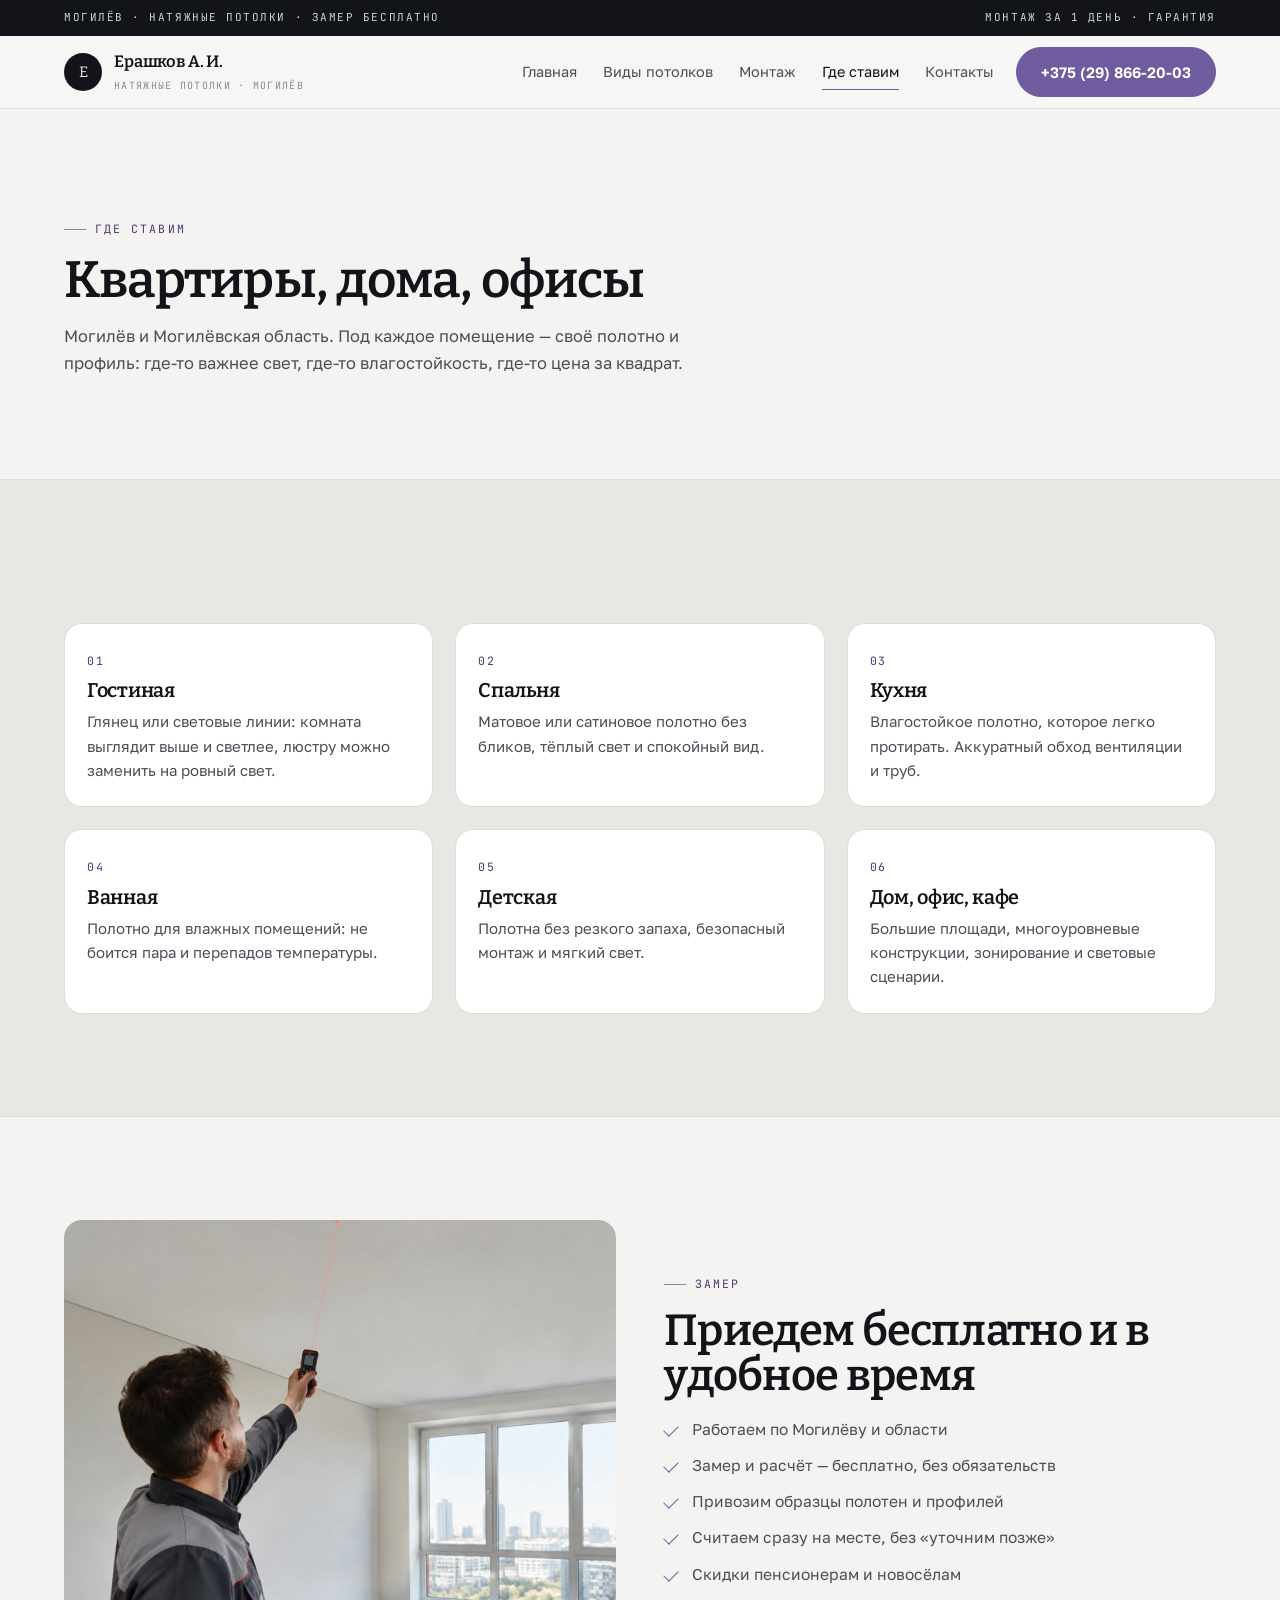
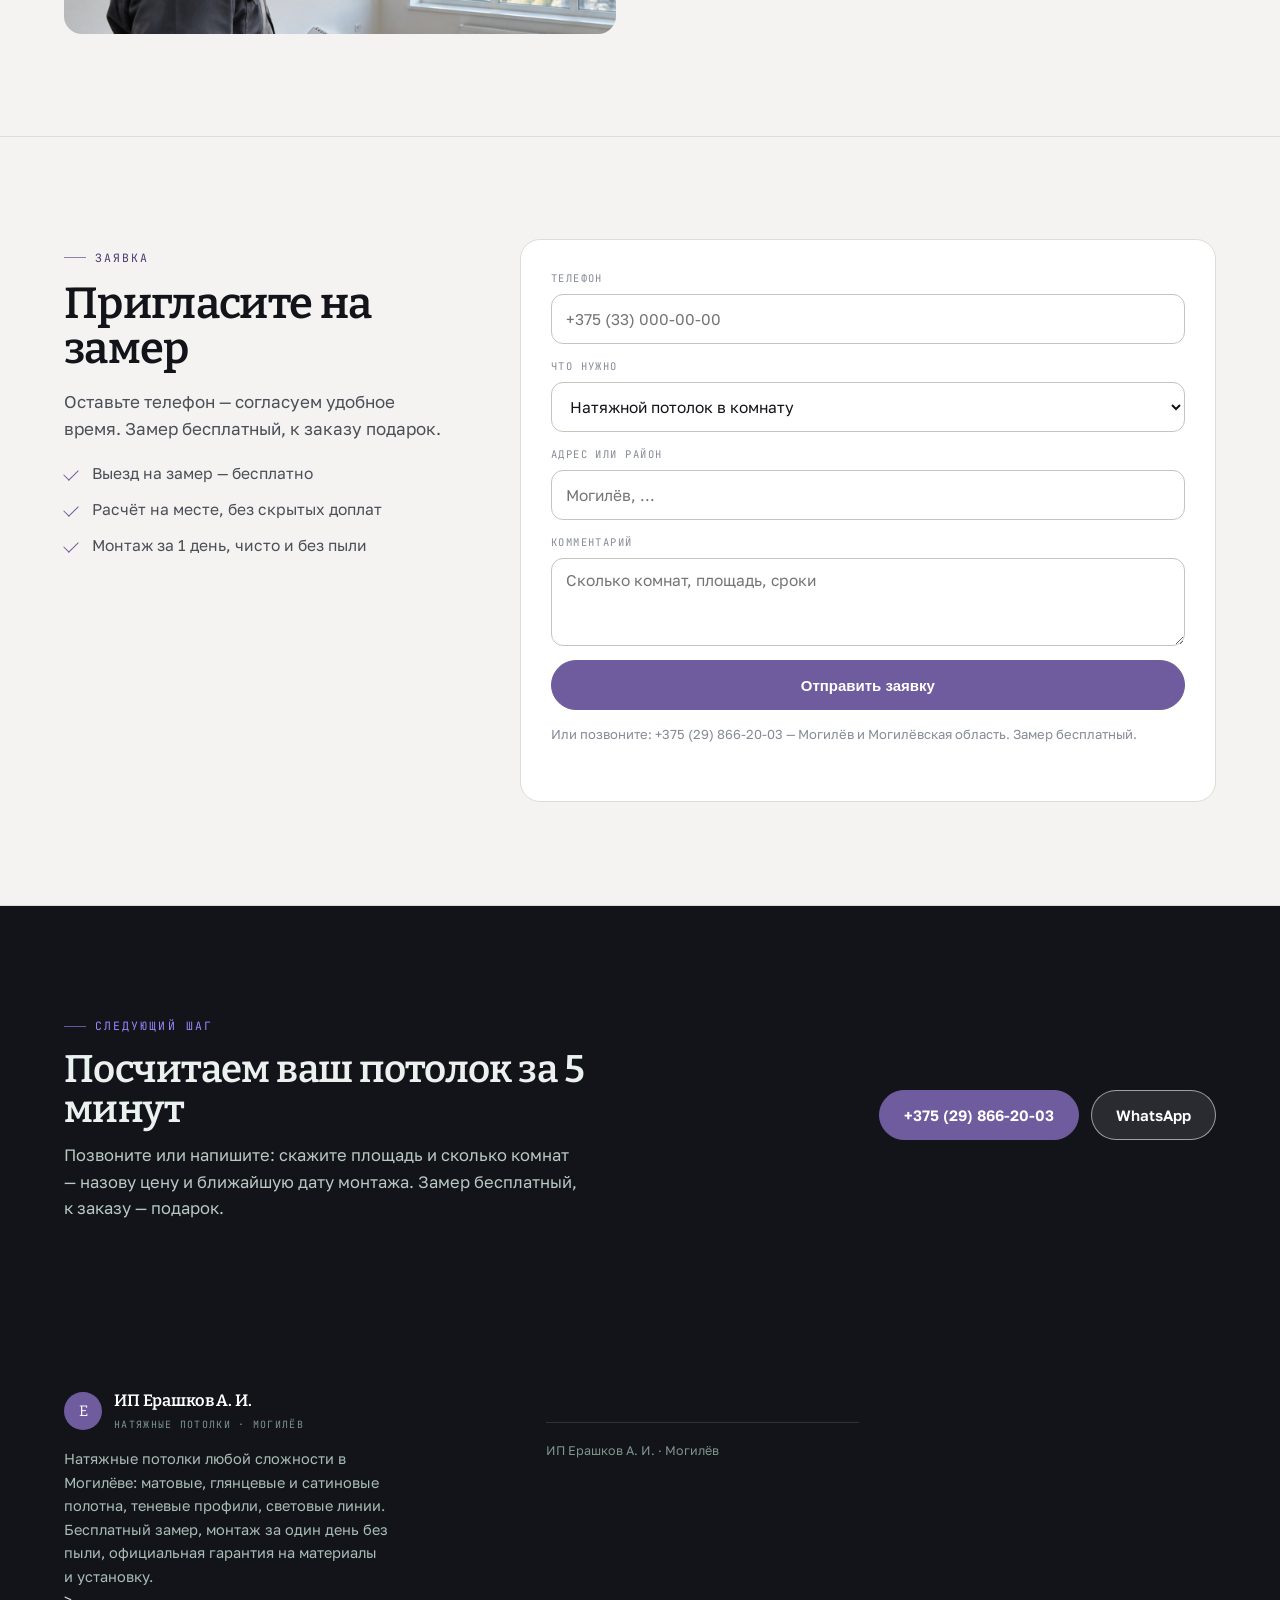
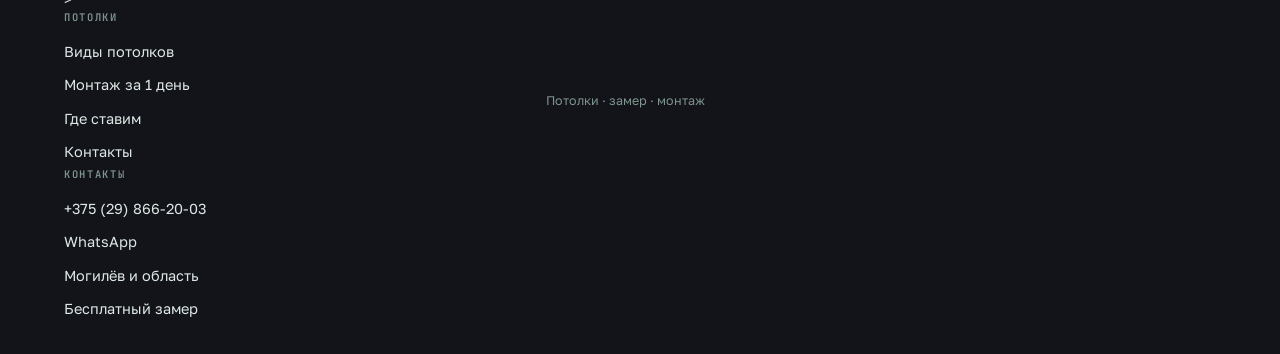
<file: pomeshcheniya.html>
<!doctype html>
<html lang="ru">
<head>
<meta charset="utf-8">
<meta name="viewport" content="width=device-width,initial-scale=1">
<title>Натяжные потолки для квартиры, дома и офиса | Могилёв</title>
<meta name="description" content="Натяжные потолки в гостиную, спальню, кухню, ванную и детскую, а также в дома, офисы и кафе. Могилёв и Могилёвская область, бесплатный замер.">
<link rel="icon" href="assets/img/favicon.svg" type="image/svg+xml">
<link rel="preconnect" href="https://fonts.googleapis.com">
<link rel="preconnect" href="https://fonts.gstatic.com" crossorigin>
<link href="https://fonts.googleapis.com/css2?family=Bitter:wght@400;500;600;700&family=Golos+Text:wght@400;500;600;700&family=JetBrains+Mono:wght@400;500&display=swap" rel="stylesheet">
<link rel="stylesheet" href="assets/css/site.css">
</head>
<body>
<div class="topline"><div class="wrap"><span>Могилёв · натяжные потолки · замер бесплатно</span><span>Монтаж за 1 день · гарантия</span></div></div>
<header class="hdr"><div class="wrap hdr__in">
  <a class="logo" href="index.html"><i>Е</i><span><b>Ерашков А. И.</b><span>натяжные потолки · Могилёв</span></span></a>
  <nav class="nav"><a href="index.html">Главная</a><a href="vidy.html">Виды потолков</a><a href="montazh.html">Монтаж</a><a href="pomeshcheniya.html" aria-current="page">Где ставим</a><a href="kontakty.html">Контакты</a></nav>
  <a class="btn" href="tel:+375298662003">+375 (29) 866-20-03</a>
  <button class="burger" id="burger" aria-label="Меню"><span></span></button>
</div></header>
<div class="drawer" id="drawer"><button class="drawer__x" aria-label="Закрыть">×</button><a href="index.html">Главная</a><a href="vidy.html">Виды потолков</a><a href="montazh.html">Монтаж</a><a href="pomeshcheniya.html">Где ставим</a><a href="kontakty.html">Контакты</a><a href="tel:+375298662003">+375 (29) 866-20-03</a></div>

<section class="sec"><div class="wrap"><span class="kicker">где ставим</span><h1 style="margin:14px 0 0;font-size:clamp(2rem,4.4vw,3.2rem)">Квартиры, дома, офисы</h1>
<p style="margin-top:16px;max-width:62ch;color:var(--body)">Могилёв и Могилёвская область. Под каждое помещение — своё полотно и профиль: где-то важнее свет, где-то влагостойкость, где-то цена за квадрат.</p></div></section>
<section class="sec sec--alt"><div class="wrap"><div class="cards">
<div class="card"><div class="card__b"><span class="mono">01</span><h3>Гостиная</h3><p>Глянец или световые линии: комната выглядит выше и светлее, люстру можно заменить на ровный свет.</p></div></div>
<div class="card"><div class="card__b"><span class="mono">02</span><h3>Спальня</h3><p>Матовое или сатиновое полотно без бликов, тёплый свет и спокойный вид.</p></div></div>
<div class="card"><div class="card__b"><span class="mono">03</span><h3>Кухня</h3><p>Влагостойкое полотно, которое легко протирать. Аккуратный обход вентиляции и труб.</p></div></div>
<div class="card"><div class="card__b"><span class="mono">04</span><h3>Ванная</h3><p>Полотно для влажных помещений: не боится пара и перепадов температуры.</p></div></div>
<div class="card"><div class="card__b"><span class="mono">05</span><h3>Детская</h3><p>Полотна без резкого запаха, безопасный монтаж и мягкий свет.</p></div></div>
<div class="card"><div class="card__b"><span class="mono">06</span><h3>Дом, офис, кафе</h3><p>Большие площади, многоуровневые конструкции, зонирование и световые сценарии.</p></div></div>
</div></div></section>
<section class="sec"><div class="wrap"><div class="two">
<div><img src="assets/img/zamer.jpg" alt="Замер помещения"></div>
<div><div class="shead"><span class="kicker">замер</span><h2>Приедем бесплатно и в удобное время</h2></div>
<ul class="list"><li>Работаем по Могилёву и области</li><li>Замер и расчёт — бесплатно, без обязательств</li><li>Привозим образцы полотен и профилей</li><li>Считаем сразу на месте, без «уточним позже»</li><li>Скидки пенсионерам и новосёлам</li></ul></div>
</div></div></section>
<section class="sec" id="zayavka"><div class="wrap"><div class="row2">
<div class="side"><div class="shead"><span class="kicker">заявка</span><h2>Пригласите на замер</h2><p>Оставьте телефон — согласуем удобное время. Замер бесплатный, к заказу подарок.</p></div><ul class="list"><li>Выезд на замер — бесплатно</li><li>Расчёт на месте, без скрытых доплат</li><li>Монтаж за 1 день, чисто и без пыли</li></ul></div>
<form class="form" data-form novalidate>
<div class="fld"><label for="f-phone">Телефон</label><input id="f-phone" type="tel" placeholder="+375 (33) 000-00-00" autocomplete="tel" required></div>
<div class="fld"><label for="f-what">Что нужно</label><select id="f-what"><option>Натяжной потолок в комнату</option><option>Потолок на всю квартиру</option><option>Кухня или ванная</option><option>Глянцевое полотно</option><option>Матовое полотно</option><option>Сатиновое полотно</option><option>Теневой профиль</option><option>Световые линии</option><option>Многоуровневый потолок</option><option>Ремонт или замена полотна</option><option>Нужна консультация</option></select></div>
<div class="fld"><label for="f-where">Адрес или район</label><input id="f-where" type="text" placeholder="Могилёв, ..."></div>
<div class="fld"><label for="f-msg">Комментарий</label><textarea id="f-msg" placeholder="Сколько комнат, площадь, сроки"></textarea></div>
<button class="btn" type="submit">Отправить заявку</button>
<p class="form__note">Или позвоните: <a href="tel:+375298662003">+375 (29) 866-20-03</a> — Могилёв и Могилёвская область. Замер бесплатный.</p>
<div class="formout" role="status"></div>
</form>
</div></div></section>
<section class="sec sec--ink"><div class="wrap"><div class="cta">
<div><div class="shead"><span class="kicker">следующий шаг</span><h2>Посчитаем ваш потолок за 5 минут</h2></div><p>Позвоните или напишите: скажите площадь и сколько комнат — назову цену и ближайшую дату монтажа. Замер бесплатный, к заказу — подарок.</p></div>
<div class="cta__act"><a class="btn" href="tel:+375298662003">+375 (29) 866-20-03</a><a class="btn btn--w" href="https://wa.me/375298662003" target="_blank" rel="noopener">WhatsApp</a></div>
</div></div></section>

<footer class="foot"><div class="wrap"><div class="foot__in">
<div><div class="logo" style="margin:0 0 14px"><i style="background:#6F5C9E;color:#fff">Е</i><span><b style="color:#fff">ИП Ерашков А. И.</b><span style="color:#7E948C">натяжные потолки · Могилёв</span></span></div>
<p style="color:#A9BCB6;max-width:36ch">Натяжные потолки любой сложности в Могилёве: матовые, глянцевые и сатиновые полотна, теневые профили, световые линии. Бесплатный замер, монтаж за один день без пыли, официальная гарантия на материалы и установку.</p>>
<div><h4>Потолки</h4><a href="vidy.html">Виды потолков</a><a href="montazh.html">Монтаж за 1 день</a><a href="pomeshcheniya.html">Где ставим</a><a href="kontakty.html">Контакты</a></div>
<div><h4>Контакты</h4><a href="tel:+375298662003">+375 (29) 866-20-03</a><a href="https://wa.me/375298662003" target="_blank" rel="noopener">WhatsApp</a><a href="kontakty.html">Могилёв и область</a><a href="kontakty.html">Бесплатный замер</a></div>
</div><div class="foot__low"><span>ИП Ерашков А. И. · Могилёв</span><span>Потолки · замер · монтаж</span></div></div></footer>
<div class="fbar"><a href="tel:+375298662003">Позвонить</a><a href="https://wa.me/375298662003" target="_blank" rel="noopener">WhatsApp</a></div>
<script src="assets/js/main.js" defer></script>
</body>
</html>
</file>
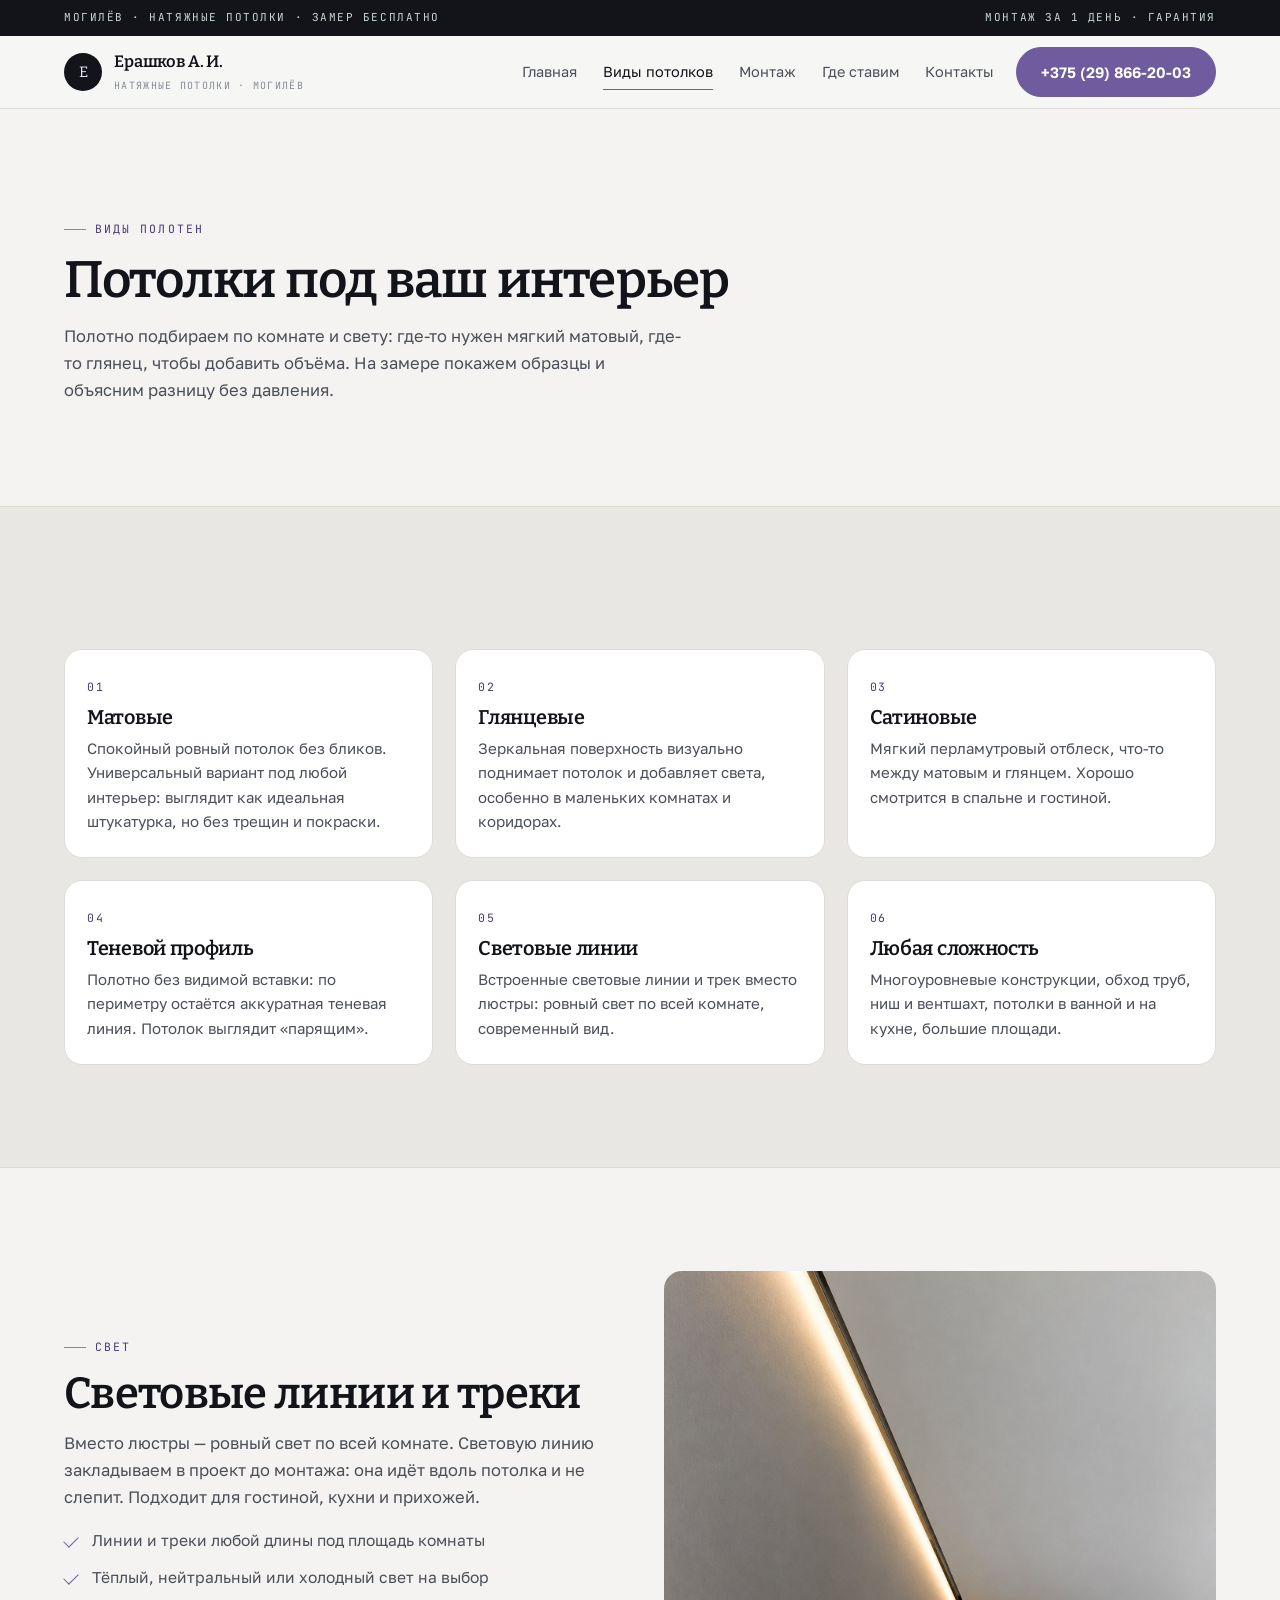
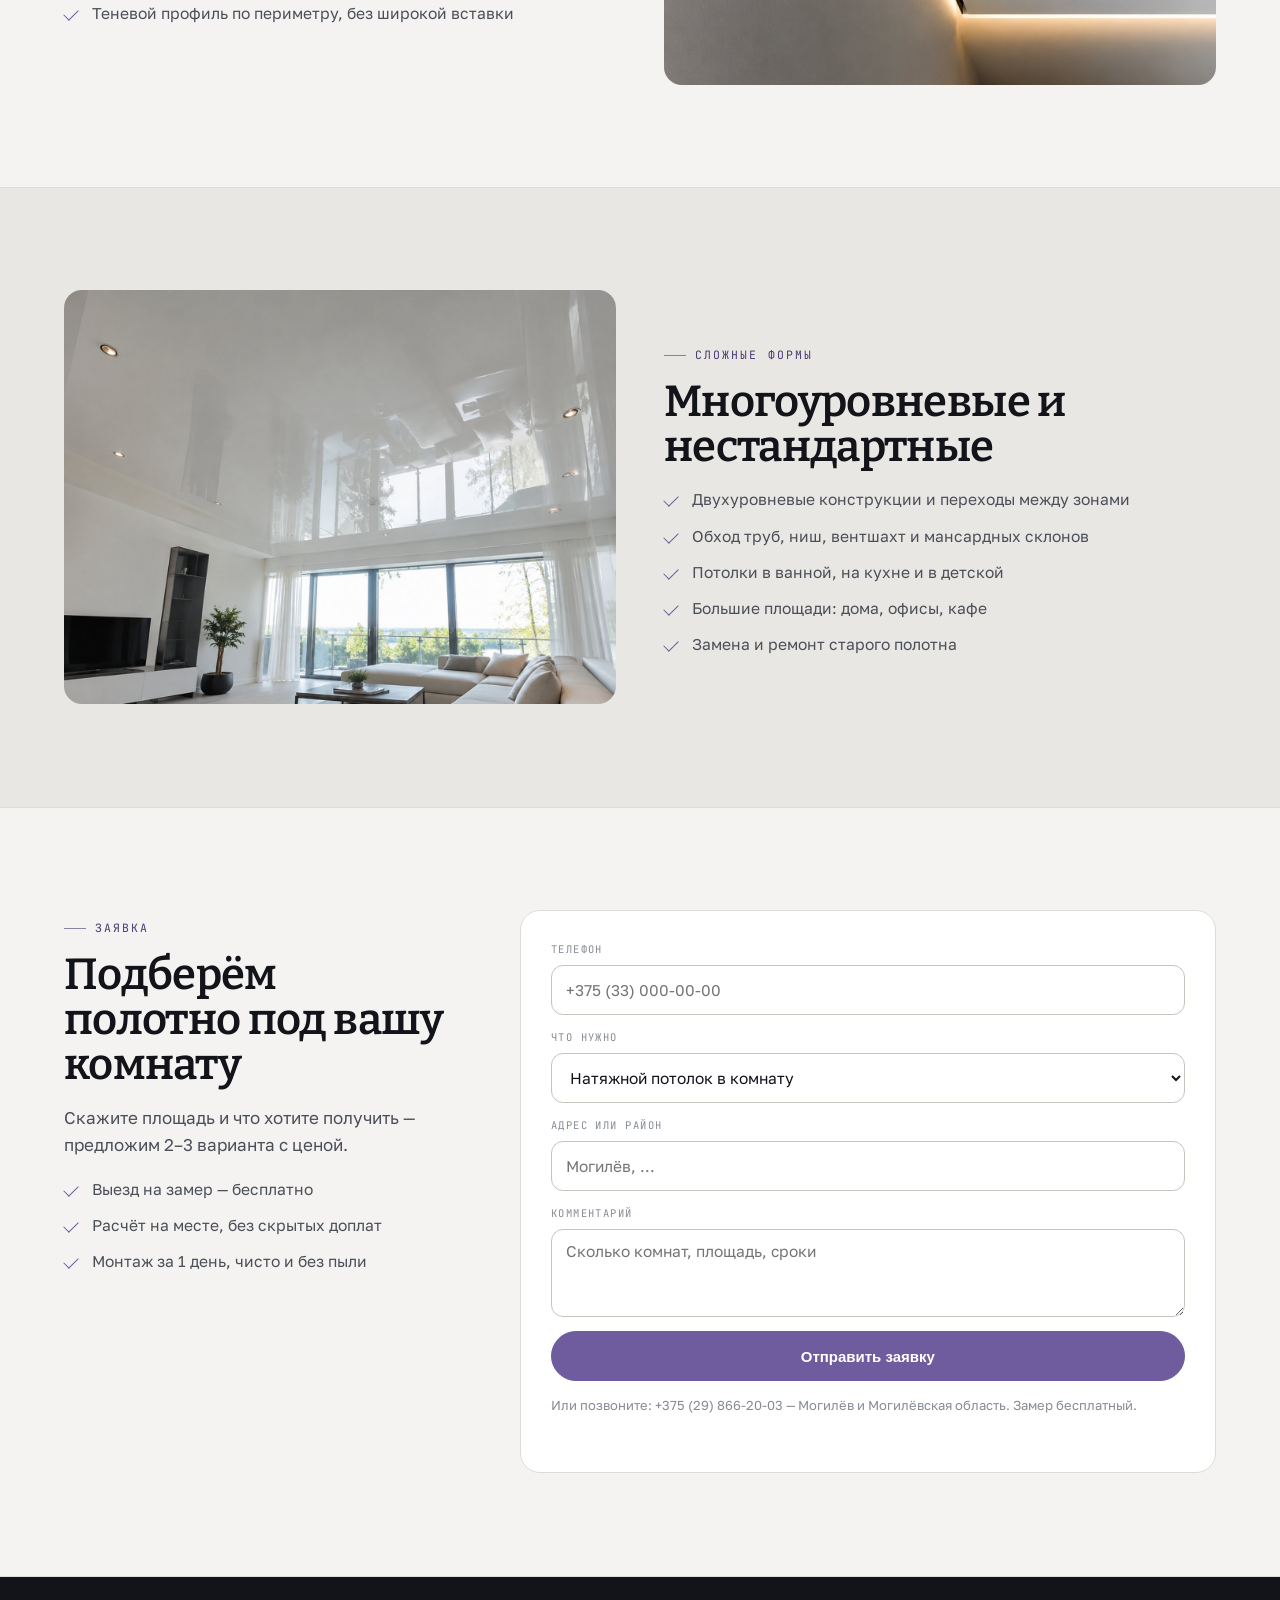
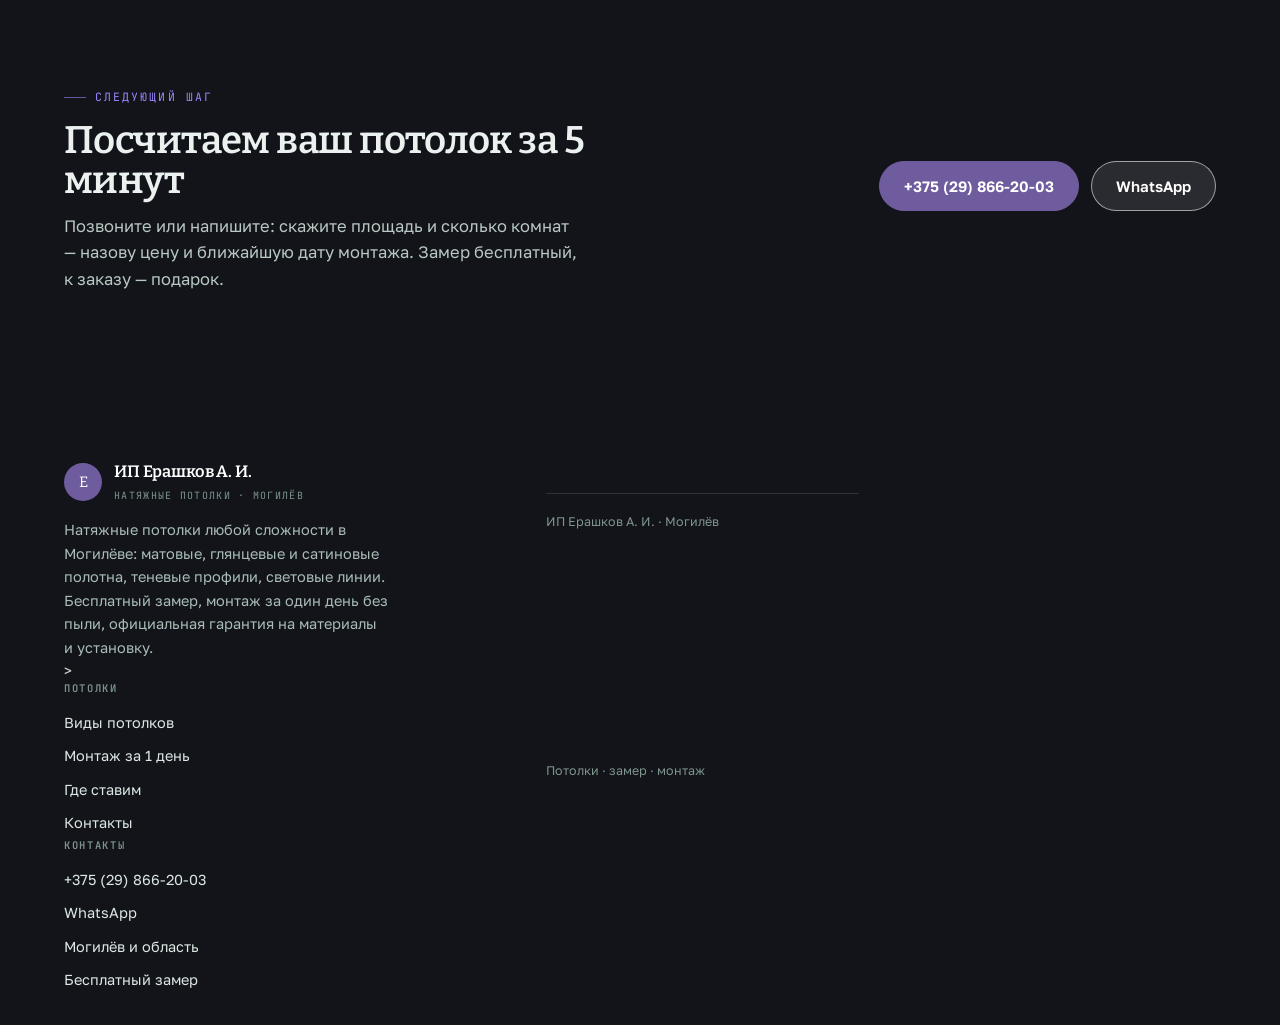
<file: vidy.html>
<!doctype html>
<html lang="ru">
<head>
<meta charset="utf-8">
<meta name="viewport" content="width=device-width,initial-scale=1">
<title>Виды натяжных потолков — матовые, глянцевые, сатиновые, световые линии | Могилёв</title>
<meta name="description" content="Какие бывают натяжные потолки: матовые, глянцевые, сатиновые полотна, теневые профили, световые линии и многоуровневые конструкции. Могилёв, бесплатный замер.">
<link rel="icon" href="assets/img/favicon.svg" type="image/svg+xml">
<link rel="preconnect" href="https://fonts.googleapis.com">
<link rel="preconnect" href="https://fonts.gstatic.com" crossorigin>
<link href="https://fonts.googleapis.com/css2?family=Bitter:wght@400;500;600;700&family=Golos+Text:wght@400;500;600;700&family=JetBrains+Mono:wght@400;500&display=swap" rel="stylesheet">
<link rel="stylesheet" href="assets/css/site.css">
</head>
<body>
<div class="topline"><div class="wrap"><span>Могилёв · натяжные потолки · замер бесплатно</span><span>Монтаж за 1 день · гарантия</span></div></div>
<header class="hdr"><div class="wrap hdr__in">
  <a class="logo" href="index.html"><i>Е</i><span><b>Ерашков А. И.</b><span>натяжные потолки · Могилёв</span></span></a>
  <nav class="nav"><a href="index.html">Главная</a><a href="vidy.html" aria-current="page">Виды потолков</a><a href="montazh.html">Монтаж</a><a href="pomeshcheniya.html">Где ставим</a><a href="kontakty.html">Контакты</a></nav>
  <a class="btn" href="tel:+375298662003">+375 (29) 866-20-03</a>
  <button class="burger" id="burger" aria-label="Меню"><span></span></button>
</div></header>
<div class="drawer" id="drawer"><button class="drawer__x" aria-label="Закрыть">×</button><a href="index.html">Главная</a><a href="vidy.html">Виды потолков</a><a href="montazh.html">Монтаж</a><a href="pomeshcheniya.html">Где ставим</a><a href="kontakty.html">Контакты</a><a href="tel:+375298662003">+375 (29) 866-20-03</a></div>

<section class="sec"><div class="wrap"><span class="kicker">виды полотен</span><h1 style="margin:14px 0 0;font-size:clamp(2rem,4.4vw,3.2rem)">Потолки под ваш интерьер</h1>
<p style="margin-top:16px;max-width:62ch;color:var(--body)">Полотно подбираем по комнате и свету: где-то нужен мягкий матовый, где-то глянец, чтобы добавить объёма. На замере покажем образцы и объясним разницу без давления.</p></div></section>
<section class="sec sec--alt"><div class="wrap"><div class="cards"><div class="card"><div class="card__b"><span class="mono">01</span><h3>Матовые</h3><p>Спокойный ровный потолок без бликов. Универсальный вариант под любой интерьер: выглядит как идеальная штукатурка, но без трещин и покраски.</p></div></div><div class="card"><div class="card__b"><span class="mono">02</span><h3>Глянцевые</h3><p>Зеркальная поверхность визуально поднимает потолок и добавляет света, особенно в маленьких комнатах и коридорах.</p></div></div><div class="card"><div class="card__b"><span class="mono">03</span><h3>Сатиновые</h3><p>Мягкий перламутровый отблеск, что-то между матовым и глянцем. Хорошо смотрится в спальне и гостиной.</p></div></div><div class="card"><div class="card__b"><span class="mono">04</span><h3>Теневой профиль</h3><p>Полотно без видимой вставки: по периметру остаётся аккуратная теневая линия. Потолок выглядит «парящим».</p></div></div><div class="card"><div class="card__b"><span class="mono">05</span><h3>Световые линии</h3><p>Встроенные световые линии и трек вместо люстры: ровный свет по всей комнате, современный вид.</p></div></div><div class="card"><div class="card__b"><span class="mono">06</span><h3>Любая сложность</h3><p>Многоуровневые конструкции, обход труб, ниш и вентшахт, потолки в ванной и на кухне, большие площади.</p></div></div></div></div></section>
<section class="sec"><div class="wrap"><div class="two">
<div><div class="shead"><span class="kicker">свет</span><h2>Световые линии и треки</h2></div>
<p style="margin-top:14px;color:var(--body)">Вместо люстры — ровный свет по всей комнате. Световую линию закладываем в проект до монтажа: она идёт вдоль потолка и не слепит. Подходит для гостиной, кухни и прихожей.</p>
<ul class="list"><li>Линии и треки любой длины под площадь комнаты</li><li>Тёплый, нейтральный или холодный свет на выбор</li><li>Теневой профиль по периметру, без широкой вставки</li></ul></div>
<div><img src="assets/img/line.jpg" alt="Световая линия в натяжном потолке"></div>
</div></div></section>
<section class="sec sec--alt"><div class="wrap"><div class="two">
<div><img src="assets/img/gloss.jpg" alt="Глянцевый потолок"></div>
<div><div class="shead"><span class="kicker">сложные формы</span><h2>Многоуровневые и нестандартные</h2></div>
<ul class="list"><li>Двухуровневые конструкции и переходы между зонами</li><li>Обход труб, ниш, вентшахт и мансардных склонов</li><li>Потолки в ванной, на кухне и в детской</li><li>Большие площади: дома, офисы, кафе</li><li>Замена и ремонт старого полотна</li></ul></div>
</div></div></section>
<section class="sec" id="zayavka"><div class="wrap"><div class="row2">
<div class="side"><div class="shead"><span class="kicker">заявка</span><h2>Подберём полотно под вашу комнату</h2><p>Скажите площадь и что хотите получить — предложим 2–3 варианта с ценой.</p></div><ul class="list"><li>Выезд на замер — бесплатно</li><li>Расчёт на месте, без скрытых доплат</li><li>Монтаж за 1 день, чисто и без пыли</li></ul></div>
<form class="form" data-form novalidate>
<div class="fld"><label for="f-phone">Телефон</label><input id="f-phone" type="tel" placeholder="+375 (33) 000-00-00" autocomplete="tel" required></div>
<div class="fld"><label for="f-what">Что нужно</label><select id="f-what"><option>Натяжной потолок в комнату</option><option>Потолок на всю квартиру</option><option>Кухня или ванная</option><option>Глянцевое полотно</option><option>Матовое полотно</option><option>Сатиновое полотно</option><option>Теневой профиль</option><option>Световые линии</option><option>Многоуровневый потолок</option><option>Ремонт или замена полотна</option><option>Нужна консультация</option></select></div>
<div class="fld"><label for="f-where">Адрес или район</label><input id="f-where" type="text" placeholder="Могилёв, ..."></div>
<div class="fld"><label for="f-msg">Комментарий</label><textarea id="f-msg" placeholder="Сколько комнат, площадь, сроки"></textarea></div>
<button class="btn" type="submit">Отправить заявку</button>
<p class="form__note">Или позвоните: <a href="tel:+375298662003">+375 (29) 866-20-03</a> — Могилёв и Могилёвская область. Замер бесплатный.</p>
<div class="formout" role="status"></div>
</form>
</div></div></section>
<section class="sec sec--ink"><div class="wrap"><div class="cta">
<div><div class="shead"><span class="kicker">следующий шаг</span><h2>Посчитаем ваш потолок за 5 минут</h2></div><p>Позвоните или напишите: скажите площадь и сколько комнат — назову цену и ближайшую дату монтажа. Замер бесплатный, к заказу — подарок.</p></div>
<div class="cta__act"><a class="btn" href="tel:+375298662003">+375 (29) 866-20-03</a><a class="btn btn--w" href="https://wa.me/375298662003" target="_blank" rel="noopener">WhatsApp</a></div>
</div></div></section>

<footer class="foot"><div class="wrap"><div class="foot__in">
<div><div class="logo" style="margin:0 0 14px"><i style="background:#6F5C9E;color:#fff">Е</i><span><b style="color:#fff">ИП Ерашков А. И.</b><span style="color:#7E948C">натяжные потолки · Могилёв</span></span></div>
<p style="color:#A9BCB6;max-width:36ch">Натяжные потолки любой сложности в Могилёве: матовые, глянцевые и сатиновые полотна, теневые профили, световые линии. Бесплатный замер, монтаж за один день без пыли, официальная гарантия на материалы и установку.</p>>
<div><h4>Потолки</h4><a href="vidy.html">Виды потолков</a><a href="montazh.html">Монтаж за 1 день</a><a href="pomeshcheniya.html">Где ставим</a><a href="kontakty.html">Контакты</a></div>
<div><h4>Контакты</h4><a href="tel:+375298662003">+375 (29) 866-20-03</a><a href="https://wa.me/375298662003" target="_blank" rel="noopener">WhatsApp</a><a href="kontakty.html">Могилёв и область</a><a href="kontakty.html">Бесплатный замер</a></div>
</div><div class="foot__low"><span>ИП Ерашков А. И. · Могилёв</span><span>Потолки · замер · монтаж</span></div></div></footer>
<div class="fbar"><a href="tel:+375298662003">Позвонить</a><a href="https://wa.me/375298662003" target="_blank" rel="noopener">WhatsApp</a></div>
<script src="assets/js/main.js" defer></script>
</body>
</html>
</file>
<file: assets/css/site.css>
*,*::before,*::after{box-sizing:border-box}
:root{
--ink:#12141A;--ink2:#1B1E27;--paper:#F4F3F1;--paper2:#E9E7E3;--panel:#fff;
--body:#4B4F58;--mut:#868B95;--line:#DEDCD6;--line2:#C6C4BC;
--acc:#6F5C9E;--acc2:#4A3A73;--soft:#EDE9F5;
--f-d:"Bitter",Georgia,serif;
--f-t:"Golos Text",system-ui,-apple-system,"Segoe UI",sans-serif;
--f-m:"JetBrains Mono",ui-monospace,monospace;
--wrap:1240px;--pad:clamp(18px,4vw,44px);
}
html{-webkit-text-size-adjust:100%;scroll-behavior:smooth}
body{margin:0;background:var(--paper);color:var(--ink);font:400 16.5px/1.62 var(--f-t);-webkit-font-smoothing:antialiased;overflow-x:hidden}
img{display:block;max-width:100%;height:auto}
a{color:inherit;text-decoration:none}
h1,h2,h3,h4{margin:0;font-family:var(--f-d);font-weight:600;letter-spacing:-.015em;line-height:1.06}
p{margin:0}
.wrap{width:100%;max-width:var(--wrap);margin:0 auto;padding:0 var(--pad)}
.mono{font-family:var(--f-m);font-size:11.5px;letter-spacing:.16em;text-transform:uppercase;color:var(--mut)}
.kicker{display:inline-flex;align-items:center;gap:9px;font-family:var(--f-m);font-size:11.5px;letter-spacing:.18em;text-transform:uppercase;color:var(--acc2)}
.kicker::before{content:"";width:22px;height:1px;background:currentColor;opacity:.6}

/* header */
.topline{background:var(--ink);color:#C9D6D1;font-family:var(--f-m);font-size:11px;letter-spacing:.14em;text-transform:uppercase}
.topline .wrap{display:flex;justify-content:space-between;gap:16px;padding-top:9px;padding-bottom:9px;flex-wrap:wrap}
.hdr{position:sticky;top:0;z-index:50;background:rgba(246,247,245,.86);backdrop-filter:blur(14px);border-bottom:1px solid var(--line)}
.hdr__in{display:flex;align-items:center;gap:22px;min-height:72px}
.logo{display:flex;align-items:center;gap:12px;margin-right:auto}
.logo i{width:38px;height:38px;border-radius:50%;display:grid;place-items:center;background:var(--ink);color:var(--soft);font-family:var(--f-d);font-style:normal;font-size:15px}
.logo b{display:block;font-family:var(--f-d);font-size:16.5px;font-weight:600;letter-spacing:-.01em}
.logo span span{display:block;font-family:var(--f-m);font-size:10px;letter-spacing:.13em;text-transform:uppercase;color:var(--mut);margin-top:2px}
.nav{display:flex;gap:26px}
.nav a{font-size:14.5px;color:var(--body);padding:6px 0;border-bottom:1px solid transparent}
.nav a:hover,.nav a[aria-current]{color:var(--ink);border-color:var(--acc)}
.btn{display:inline-flex;align-items:center;justify-content:center;gap:9px;min-height:50px;padding:0 24px;border-radius:999px;background:var(--acc);color:#fff;border:1px solid var(--acc);font-weight:600;font-size:15px;transition:.18s}
.btn:hover{background:var(--acc2);border-color:var(--acc2)}
.btn--line{background:transparent;color:var(--ink);border-color:var(--line2)}
.btn--line:hover{background:#fff;border-color:var(--ink);color:var(--ink)}
.btn--w{background:rgba(255,255,255,.1);border-color:rgba(255,255,255,.55);color:#fff}
.btn--w:hover{background:rgba(255,255,255,.22)}
.burger{display:none;width:44px;height:44px;border:1px solid var(--line2);border-radius:50%;background:#fff;position:relative}
.burger span,.burger span::before,.burger span::after{position:absolute;left:12px;right:12px;height:1.6px;background:var(--ink);content:""}
.burger span{top:21px}.burger span::before{top:-6px}.burger span::after{top:6px}
.drawer{position:fixed;inset:0;z-index:60;background:var(--paper);padding:22px var(--pad) 90px;transform:translateX(102%);transition:transform .32s cubic-bezier(.2,.7,.2,1);overflow:auto}
.drawer[data-open="1"]{transform:none}
.drawer a{display:block;padding:16px 0;border-bottom:1px solid var(--line);font-family:var(--f-d);font-size:20px}
.drawer__x{position:absolute;top:16px;right:var(--pad);width:44px;height:44px;border-radius:50%;border:1px solid var(--line2);background:#fff;font-size:20px;line-height:1}

/* hero: фото на всю ширину, крупная антиква, текст снизу */
.hero{position:relative;isolation:isolate;min-height:min(90svh,780px);display:flex;align-items:flex-end;color:#fff;overflow:hidden;background:#131110}
.hero__media{position:absolute;inset:0;z-index:-2}
.hero__media img{width:100%;height:100%;object-fit:cover;object-position:50% 42%;transform:scale(1.02)}
.hero::after{content:"";position:absolute;inset:0;z-index:-1;background:linear-gradient(180deg,rgba(16,12,10,.72) 0%,rgba(16,12,10,.35) 38%,rgba(16,12,10,.82) 100%),linear-gradient(90deg,rgba(16,12,10,.6),transparent 62%)}
.hero__in{width:100%;padding:clamp(90px,14vh,150px) 0 clamp(30px,5vh,52px)}
.hero .kicker{color:#9C86FF}
.hero h1{font-size:clamp(2.5rem,5.4vw,4.5rem);line-height:1.02;letter-spacing:-.028em;max-width:19ch;margin:18px 0 0;font-weight:600}
.hero h1 em{font-style:italic;color:#C7B8F0}
.hero__lead{margin-top:20px;max-width:50ch;color:#DCE7E3;font-size:clamp(15px,1.2vw,17.5px)}
.hero__btns{display:flex;gap:12px;flex-wrap:wrap;margin-top:30px}
.hero__stats{display:grid;grid-template-columns:repeat(3,1fr);gap:0;margin-top:clamp(30px,5vh,46px);border-top:1px solid rgba(255,255,255,.24)}
.hero__stats div{padding:18px 20px 0 0;border-right:1px solid rgba(255,255,255,.14)}
.hero__stats div:last-child{border-right:0;padding-right:0}
.hero__stats b{display:block;font-family:var(--f-d);font-size:clamp(1.5rem,2.4vw,2.1rem);font-weight:600;line-height:1}
.hero__stats span{display:block;margin-top:7px;font-family:var(--f-m);font-size:10.5px;letter-spacing:.13em;text-transform:uppercase;color:#A9BCB6}

/* полоса фото */
.band{display:grid;grid-template-columns:repeat(3,1fr);gap:2px;background:var(--line);border-bottom:1px solid var(--line)}
.band figure{margin:0;position:relative;overflow:hidden;aspect-ratio:4/3;background:var(--paper2)}
.band img{width:100%;height:100%;object-fit:cover;transition:transform .7s cubic-bezier(.2,.7,.2,1)}
.band figure:hover img{transform:scale(1.05)}
.band figcaption{position:absolute;left:0;right:0;bottom:0;padding:16px 18px;background:linear-gradient(transparent,rgba(16,12,10,.85));color:#fff;font-family:var(--f-m);font-size:10.5px;letter-spacing:.14em;text-transform:uppercase}

/* секции */
.sec{padding:clamp(56px,8vw,104px) 0;border-bottom:1px solid var(--line)}
.sec--alt{background:var(--paper2)}
.sec--ink{background:var(--ink);color:#EAF1EE;border:0}
.sec--ink .kicker{color:#9C86FF}
.sec--ink p{color:#B9C8C2}
.shead{max-width:60ch}
.shead h2{font-size:clamp(1.9rem,3.4vw,3rem);line-height:1.04;margin-top:14px}
.shead p{margin-top:16px;color:var(--body);font-size:17px;max-width:56ch}
.row2{display:grid;grid-template-columns:.72fr 1.28fr;gap:clamp(24px,5vw,64px);align-items:start}
.row2>.side{position:sticky;top:96px}

/* карточки, списки, шаги */
.cards{display:grid;grid-template-columns:repeat(3,1fr);gap:clamp(14px,2vw,22px);margin-top:clamp(26px,4vw,40px)}
.card img{width:100%;height:100%;object-fit:cover;display:block}
.card{background:var(--panel);border:1px solid var(--line);border-radius:18px;overflow:hidden;display:flex;flex-direction:column;transition:.2s}
.card:hover{border-color:var(--line2);transform:translateY(-3px)}
.card img{aspect-ratio:4/3;object-fit:cover;width:100%}
.card__b{padding:22px 22px 24px}
.card__b .mono{color:var(--acc2)}
.card__b h3{font-size:1.24rem;margin:8px 0 8px}
.card__b p{color:var(--body);font-size:15px}
.list{list-style:none;margin:18px 0 0;padding:0;display:grid;gap:11px}
.list li{position:relative;padding-left:28px;color:var(--body);font-size:15.6px}
.list li::before{content:"";position:absolute;left:0;top:8px;width:14px;height:8px;border-left:1.6px solid var(--acc);border-bottom:1.6px solid var(--acc);transform:rotate(-45deg)}
.steps{margin-top:clamp(26px,4vw,40px);border-top:1px solid var(--line)}
.step{display:grid;grid-template-columns:84px minmax(0,1fr);gap:clamp(14px,3vw,34px);padding:clamp(20px,3vw,30px) 0;border-bottom:1px solid var(--line);align-items:start}
.step__n{font-family:var(--f-d);font-size:clamp(1.5rem,2.4vw,2rem);color:var(--acc);line-height:1}
.step h3{font-size:1.18rem;margin-bottom:7px}
.step p{color:var(--body);font-size:15.4px;max-width:70ch}
.two{display:grid;grid-template-columns:1fr 1fr;gap:clamp(18px,4vw,48px);align-items:center}
.two img{border-radius:18px;aspect-ratio:4/3;object-fit:cover;width:100%}
.checks{display:grid;grid-template-columns:repeat(2,1fr);gap:14px 26px;margin-top:22px}
.checks div{border-top:1px solid var(--line2);padding-top:12px}
.checks b{display:block;font-family:var(--f-d);font-size:1.05rem;margin-bottom:4px}
.checks span{font-size:14.4px;color:var(--body)}

/* FAQ */
.faq{margin-top:26px;border-top:1px solid var(--line)}
.faq__i{border-bottom:1px solid var(--line)}
.faq__q{width:100%;display:flex;justify-content:space-between;align-items:center;gap:20px;padding:20px 0;background:none;border:0;text-align:left;font:600 17px/1.35 var(--f-t);color:var(--ink);cursor:pointer}
.faq__x{position:relative;width:20px;height:20px;flex:0 0 auto}
.faq__x::before,.faq__x::after{content:"";position:absolute;left:0;right:0;top:9px;height:1.6px;background:var(--acc);transition:.2s}
.faq__x::after{transform:rotate(90deg)}
.faq__i[data-open="1"] .faq__x::after{transform:rotate(0)}
.faq__a{display:none;padding:0 0 22px;max-width:72ch}
.faq__i[data-open="1"] .faq__a{display:block}
.faq__a p{color:var(--body);font-size:15.4px}

/* форма, CTA, подвал, мобильная панель */
.form{display:grid;gap:14px;background:var(--panel);border:1px solid var(--line);border-radius:20px;padding:clamp(20px,3vw,30px)}
.fld{display:grid;gap:7px}
.fld label{font-family:var(--f-m);font-size:10.5px;letter-spacing:.14em;text-transform:uppercase;color:var(--mut)}
.fld input,.fld select,.fld textarea{width:100%;min-height:50px;padding:12px 14px;border:1px solid var(--line2);border-radius:12px;background:#fff;font:400 15.5px var(--f-t);color:var(--ink)}
.fld textarea{min-height:88px;resize:vertical}
.fld input:focus,.fld select:focus,.fld textarea:focus{outline:2px solid rgba(107,78,255,.4);border-color:var(--acc)}
.form__note{font-size:13px;color:var(--mut)}
.formout{margin-top:12px;font-size:14.5px;color:var(--acc2)}
.cta{display:grid;grid-template-columns:1.35fr auto;gap:clamp(20px,4vw,44px);align-items:center}
.cta h2{font-size:clamp(1.7rem,3vw,2.6rem)}
.cta p{margin-top:12px;max-width:52ch}
.cta__act{display:flex;gap:12px;flex-wrap:wrap}
.foot{background:var(--ink);color:#C9D6D1;padding:clamp(40px,6vw,64px) 0 28px;font-size:14.5px}
.foot__in{display:grid;grid-template-columns:1.4fr 1fr 1fr;gap:clamp(20px,4vw,44px)}
.foot h4{font-family:var(--f-m);font-size:10.5px;letter-spacing:.16em;text-transform:uppercase;color:#7E948C;margin-bottom:12px}
.foot a{display:block;padding:5px 0;color:#DCE7E3}
.foot a:hover{color:var(--soft)}
.foot__low{margin-top:34px;padding-top:18px;border-top:1px solid rgba(255,255,255,.12);display:flex;justify-content:space-between;gap:14px;flex-wrap:wrap;font-size:12.5px;color:#7E948C}
.fbar{display:none;position:fixed;left:0;right:0;bottom:0;z-index:55;background:rgba(12,18,17,.96);backdrop-filter:blur(10px);padding:10px 12px calc(10px + env(safe-area-inset-bottom));gap:10px}
.fbar a{flex:1;display:flex;align-items:center;justify-content:center;min-height:48px;border-radius:12px;font-weight:600;font-size:15px}
.fbar a:first-child{background:var(--acc);color:#fff}
.fbar a:last-child{background:rgba(255,255,255,.12);color:#fff;border:1px solid rgba(255,255,255,.3)}

@media(max-width:1040px){
.nav{display:none}.burger{display:block}
.hero__stats{grid-template-columns:1fr 1fr}
.hero__stats div:nth-child(2){border-right:0}
.cards{grid-template-columns:1fr 1fr}
.row2{grid-template-columns:1fr}.row2>.side{position:static}
.cta{grid-template-columns:1fr}
.foot__in{grid-template-columns:1fr 1fr}
}
@media(max-width:720px){
.hero{min-height:auto}.hero__in{padding-top:74px}
.band{grid-template-columns:1fr}
.cards{grid-template-columns:1fr}
.two{grid-template-columns:1fr}
.checks{grid-template-columns:1fr}
.step{grid-template-columns:56px minmax(0,1fr)}
.hero__stats{grid-template-columns:1fr}
.hero__stats div{border-right:0;border-bottom:1px solid rgba(255,255,255,.12);padding:14px 0}
.hero__stats div:last-child{border-bottom:0}
.fbar{display:flex}
body{padding-bottom:74px}
.foot__in{grid-template-columns:1fr}
}
@media(prefers-reduced-motion:reduce){*{transition:none!important;animation:none!important}}

.shead h1{font-size:clamp(1.9rem,3.4vw,3rem);line-height:1.04;margin-top:14px}

/* плотная сетка марок */
.marks{display:grid;grid-template-columns:repeat(auto-fill,minmax(112px,1fr));gap:1px;background:var(--line);border:1px solid var(--line);border-radius:2px;overflow:hidden;margin-top:8px}
.marks span{background:var(--panel);padding:16px 8px;text-align:center;font-size:13.5px;font-weight:600;letter-spacing:.01em;color:var(--ink2);display:flex;align-items:center;justify-content:center;min-height:56px;transition:background .15s,color .15s}
.marks span:hover{background:var(--ink);color:#fff}
.marks--ink span{background:#151A1E;color:#D7DEE3;border-color:#242A2F}
.marks--ink{background:#242A2F;border-color:#242A2F}
.marks--ink span:hover{background:var(--acc);color:#fff}
@media(max-width:520px){.marks{grid-template-columns:repeat(auto-fill,minmax(88px,1fr))}.marks span{font-size:12px;min-height:48px;padding:12px 4px}}

/* прайс таблицей */
.ptable{width:100%;border-collapse:collapse;margin-top:10px;font-size:15.5px;background:var(--panel)}
.ptable caption{text-align:left;font-family:var(--f-m);font-size:11.5px;letter-spacing:.16em;text-transform:uppercase;color:var(--mut);padding:0 0 12px}
.ptable thead th{background:var(--ink);color:#fff;font-weight:600;font-size:13px;letter-spacing:.06em;text-transform:uppercase;padding:14px 18px;text-align:left}
.ptable thead th:last-child,.ptable td:last-child{text-align:right;white-space:nowrap}
.ptable td{padding:14px 18px;border-bottom:1px solid var(--line);vertical-align:top;color:var(--ink2)}
.ptable tr.pr-group td{background:var(--paper2);font-weight:700;font-size:13px;letter-spacing:.08em;text-transform:uppercase;color:var(--ink);padding:12px 18px}
.ptable tr:not(.pr-group):hover td{background:#FBFDFC}
.ptable td b{color:var(--ink)}
.ptable td:last-child{font-family:var(--f-m);font-size:15px;font-weight:600;color:var(--acc2)}
.ptable td .u{display:block;font-family:var(--f-t);font-size:12.5px;font-weight:400;color:var(--mut);letter-spacing:0;margin-top:4px}
.ptable-wrap{overflow-x:auto;-webkit-overflow-scrolling:touch;border:1px solid var(--line);border-radius:14px;background:var(--panel)}
@media(max-width:640px){.ptable{min-width:520px;font-size:14px}.ptable td,.ptable thead th{padding:11px 12px}}
</file>
